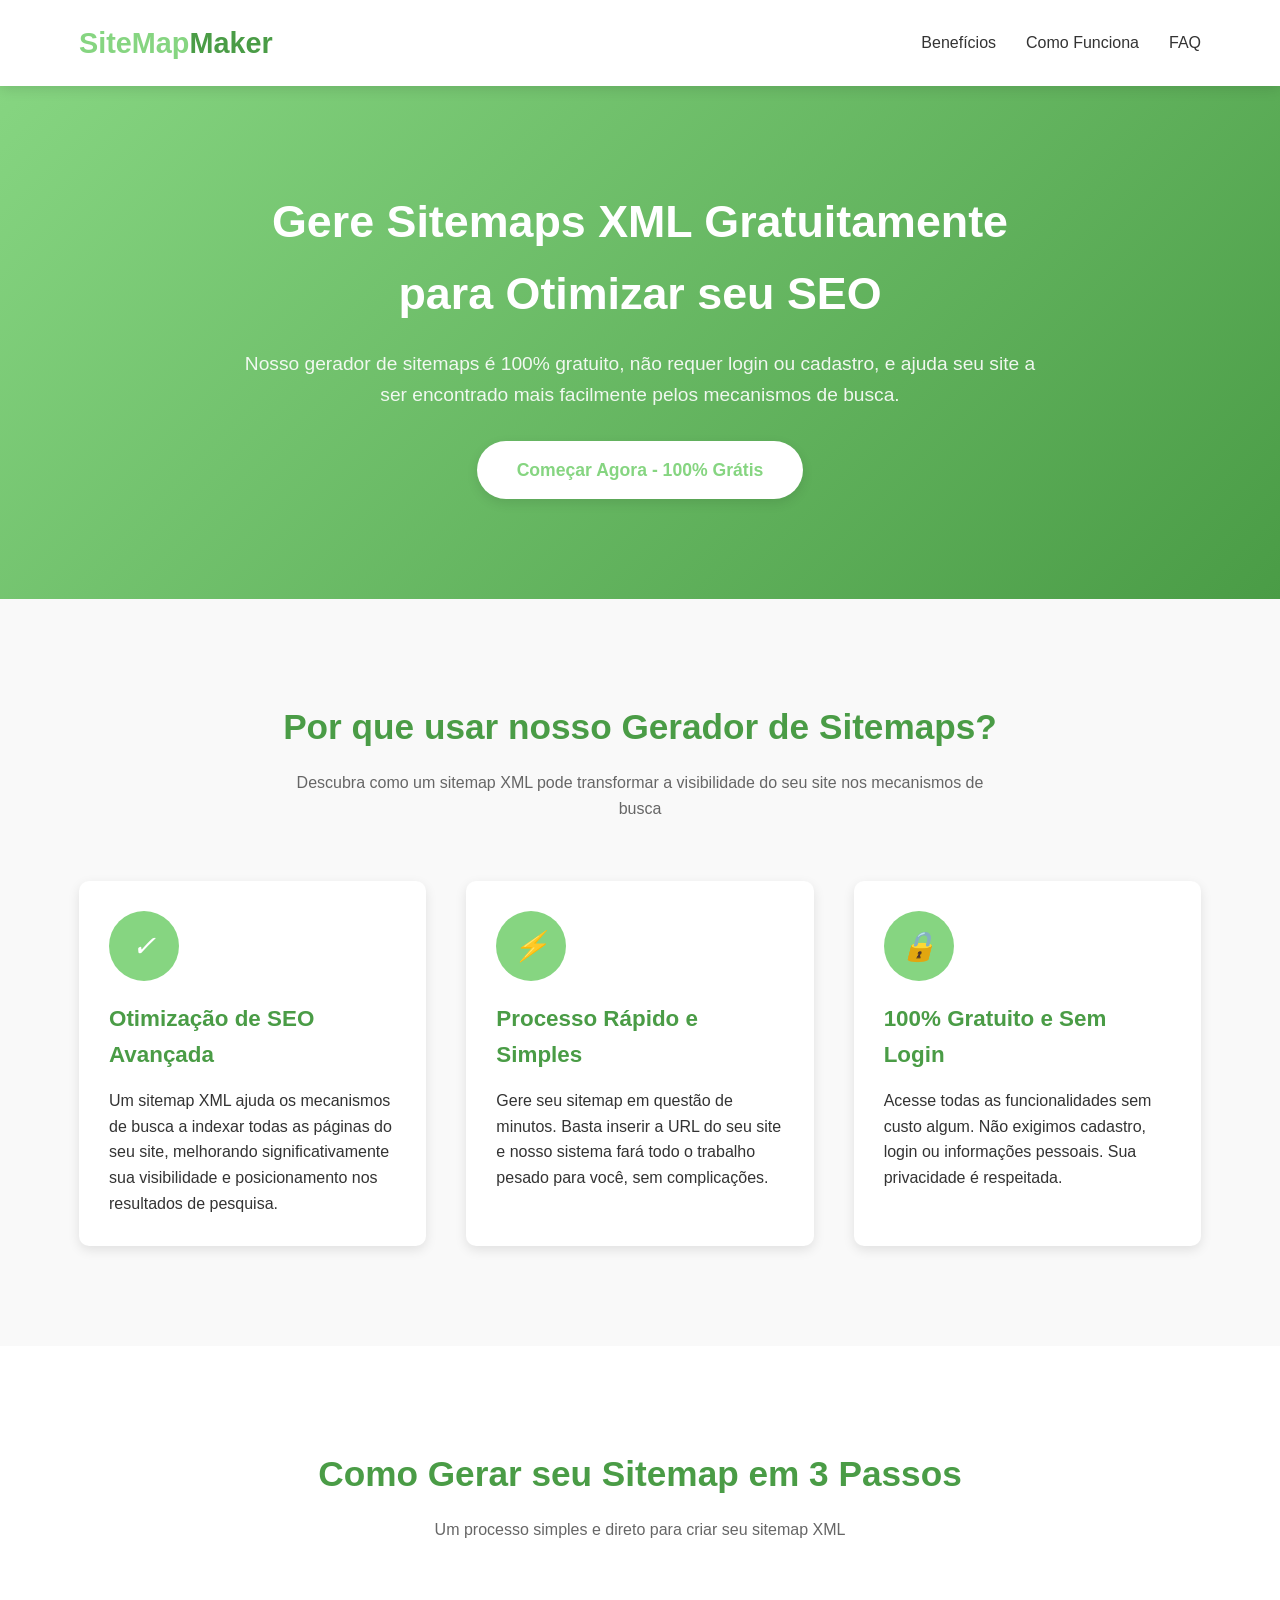
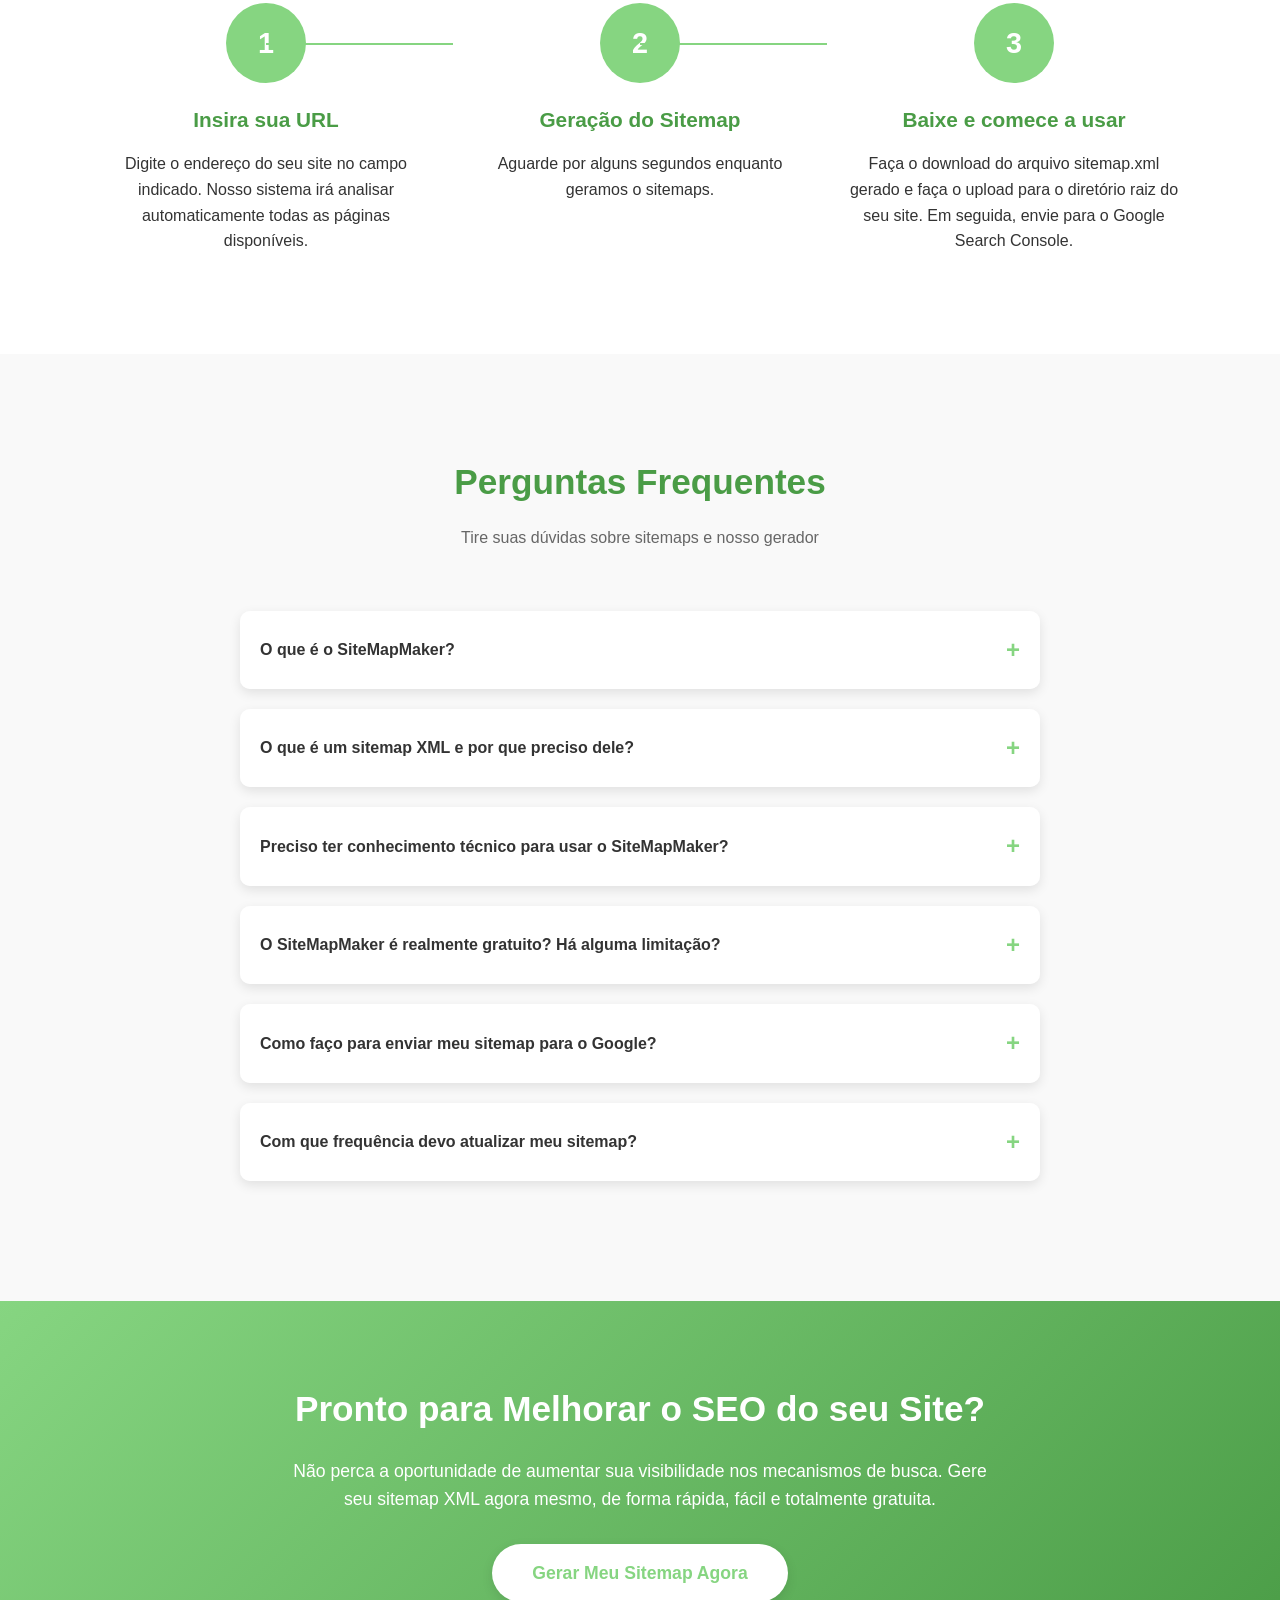
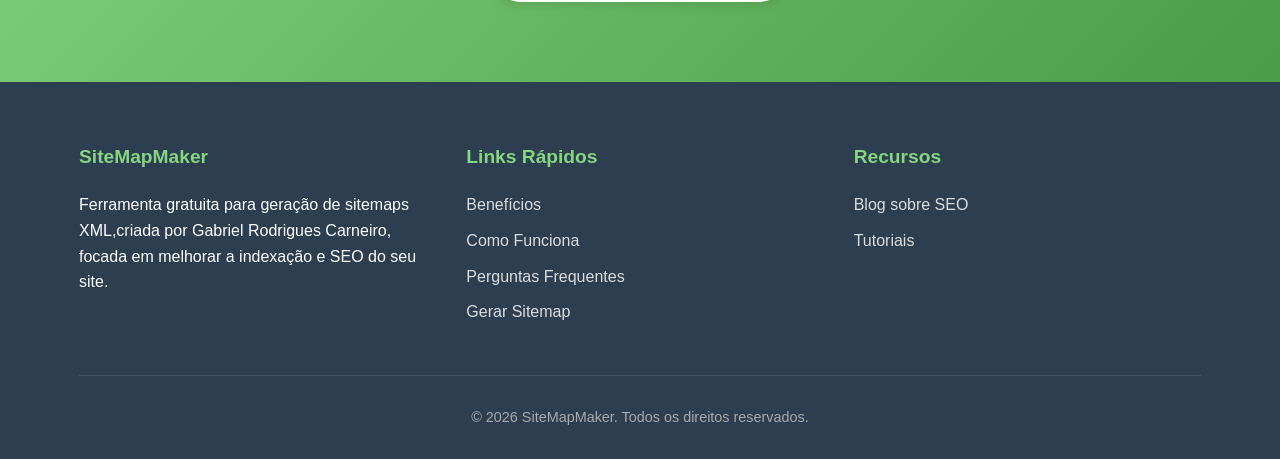
<file: index.html>
<!DOCTYPE html>
<html lang="pt-BR">
<head>
  <meta charset="UTF-8">
  <meta name="viewport" content="width=device-width, initial-scale=1.0">
  <meta name="description" content="SiteMapMaker - Gere sitemaps XML gratuitamente para otimizar seu SEO. Ferramenta 100% gratuita, sem necessidade de login ou cadastro.">
  <meta name="keywords" content="sitemap, gerador sitemap, SEO, otimização, XML, google, buscadores,SiteMapMaker">
  <meta name="google-site-verification" content="R8GKxbg6MvauFyVr1nk5K61I7ufeKQqNnSQGGpJGKAM" />
  <title>SiteMapMaker - Gerador de Sitemaps Gratuito para SEO</title>
  <link rel="stylesheet" href="css/index.css">

  <link rel="icon" href="imgs/logo.jpg" type="image/jpeg">

</head>
<body>
  <!-- Header -->
  <header>
    <div class="container">
      <div class="header-content">
        <div class="logo">
          <h1>SiteMap<span>Maker</span></h1>
        </div>
        <nav>
          <ul>
            <li><a href="#benefits">Benefícios</a></li>
            <li><a href="#how-it-works">Como Funciona</a></li>
            <li><a href="#faq">FAQ</a></li>
          </ul>
        </nav>
      </div>
    </div>
  </header>

  <!-- Hero Section -->
  <section class="hero">
    <div class="container">
      <div class="hero-content">
        <h2>Gere Sitemaps XML Gratuitamente para Otimizar seu SEO</h2>
        <p>
          Nosso gerador de sitemaps é 100% gratuito, não requer login ou cadastro, e ajuda seu site a ser encontrado mais facilmente pelos mecanismos de busca.
        </p>
        <a href="generate-sitemap.html" class="cta-button">Começar Agora - 100% Grátis</a>
      </div>
    </div>
  </section>

  <!-- Benefits Section -->
  <section class="benefits" id="benefits">
    <div class="container">
      <div class="section-title">
        <h2>Por que usar nosso Gerador de Sitemaps?</h2>
        <p>
          Descubra como um sitemap XML pode transformar a visibilidade do seu site nos mecanismos de busca
        </p>
      </div>
      <div class="benefits-grid">
        <div class="benefit-card">
          <div class="benefit-icon">
            <i>✓</i>
          </div>
          <h3>Otimização de SEO Avançada</h3>
          <p>
            Um sitemap XML ajuda os mecanismos de busca a indexar todas as páginas do seu site, melhorando significativamente sua visibilidade e posicionamento nos resultados de pesquisa.
          </p>
        </div>
        <div class="benefit-card">
          <div class="benefit-icon">
            <i>⚡</i>
          </div>
          <h3>Processo Rápido e Simples</h3>
          <p>
            Gere seu sitemap em questão de minutos. Basta inserir a URL do seu site e nosso sistema fará todo o trabalho pesado para você, sem complicações.
          </p>
        </div>
        <div class="benefit-card">
          <div class="benefit-icon">
            <i>🔒</i>
          </div>
          <h3>100% Gratuito e Sem Login</h3>
          <p>
            Acesse todas as funcionalidades sem custo algum. Não exigimos cadastro, login ou informações pessoais. Sua privacidade é respeitada.
          </p>
        </div>
      </div>
    </div>
  </section>


  <section class="how-it-works" id="how-it-works">
    <div class="container">
      <div class="section-title">
        <h2>Como Gerar seu Sitemap em 3 Passos</h2>
        <p>
          Um processo simples e direto para criar seu sitemap XML
        </p>
      </div>
      <div class="steps">
        <div class="step">
          <div class="step-number">
            1
          </div>
          <h3>Insira sua URL</h3>
          <p>
            Digite o endereço do seu site no campo indicado. Nosso sistema irá analisar automaticamente todas as páginas disponíveis.
          </p>
        </div>
        <div class="step">
          <div class="step-number">
            2
          </div>
          <h3>Geração do Sitemap</h3>
          <p>
            Aguarde por alguns segundos enquanto geramos o sitemaps.
          </p>
        </div>
        <div class="step">
          <div class="step-number">
            3
          </div>
          <h3>Baixe e comece a usar</h3>
          <p>
            Faça o download do arquivo sitemap.xml gerado e faça o upload para o diretório raiz do seu site. Em seguida, envie para o Google Search Console.
          </p>
        </div>
      </div>
    </div>
  </section>

  <!-- FAQ Section -->
  <section class="faq" id="faq">
    <div class="container">
      <div class="section-title">
        <h2>Perguntas Frequentes</h2>
        <p>
          Tire suas dúvidas sobre sitemaps e nosso gerador
        </p>
      </div>
      <div class="faq-container">

        <div class="faq-item">
          <div class="faq-question">
            O que é o SiteMapMaker?
          </div>
          <div class="faq-answer">
            <p>
              O SiteMapMaker é um gerador de sitemaps 100% gratuito, desenvolvido por Gabriel Rodrigues Carneiro.
            </p>
          </div>
        </div>

        <div class="faq-item">
          <div class="faq-question">
            O que é um sitemap XML e por que preciso dele?
          </div>
          <div class="faq-answer">
            <p>
              Um sitemap XML é um arquivo que lista todas as páginas importantes do seu site, ajudando os mecanismos de busca como Google, Bing e outros a descobrirem, rastrearem e indexarem seu conteúdo de forma mais eficiente. É especialmente útil para sites grandes, novos sites com poucos links externos, ou sites com conteúdo que não está adequadamente ligado através de links internos.
            </p>
          </div>
        </div>
        <div class="faq-item">
          <div class="faq-question">
            Preciso ter conhecimento técnico para usar o SiteMapMaker?
          </div>
          <div class="faq-answer">
            <p>
              Não! Nosso gerador foi desenvolvido para ser extremamente simples de usar, mesmo para quem não tem conhecimentos técnicos. Basta inserir a URL do seu site e seguir os passos intuitivos. O processo é totalmente guiado e não requer qualquer experiência prévia com sitemaps ou SEO.
            </p>
          </div>
        </div>
        <div class="faq-item">
          <div class="faq-question">
            O SiteMapMaker é realmente gratuito? Há alguma limitação?
          </div>
          <div class="faq-answer">
            <p>
              Sim, nosso serviço é 100% gratuito e não impomos limitações significativas para a maioria dos sites. Você pode gerar sitemaps para sites com até 500 páginas sem custo algum. Para sites maiores, oferecemos opções premium a preços acessíveis, mas a versão gratuita atende perfeitamente a maioria das necessidades.
            </p>
          </div>
        </div>
        <div class="faq-item">
          <div class="faq-question">
            Como faço para enviar meu sitemap para o Google?
          </div>
          <div class="faq-answer">
            <p>
              Após gerar e baixar seu sitemap.xml, faça o upload para o diretório raiz do seu site (normalmente a mesma pasta onde está seu arquivo index.html). Em seguida, acesse o Google Search Console, selecione sua propriedade, vá até "Sitemaps" na barra lateral, insira a URL do seu sitemap (ex: https://seusite.com/sitemap.xml) e clique em "Enviar".
            </p>
          </div>
        </div>
        <div class="faq-item">
          <div class="faq-question">
            Com que frequência devo atualizar meu sitemap?
          </div>
          <div class="faq-answer">
            <p>
              Recomendamos atualizar seu sitemap sempre que você adicionar novas páginas significativas ao seu site ou fazer mudanças estruturais importantes. Para sites com conteúdo frequentemente atualizado, uma revisão mensal é uma boa prática. Nosso gerador permite regenerar seu sitemap rapidamente sempre que necessário.
            </p>
          </div>
        </div>
      </div>
    </div>
  </section>

  <!-- CTA Section -->
  <section class="cta-section">
    <div class="container">
      <h2>Pronto para Melhorar o SEO do seu Site?</h2>
      <p>
        Não perca a oportunidade de aumentar sua visibilidade nos mecanismos de busca. Gere seu sitemap XML agora mesmo, de forma rápida, fácil e totalmente gratuita.
      </p>
      <a href="generate-sitemap.html" class="cta-button">Gerar Meu Sitemap Agora</a>
    </div>
  </section>

  <!-- Footer -->
  <footer>
    <div class="container">
      <div class="footer-content">
        <div class="footer-column">
          <h3>SiteMapMaker</h3>
          <p>
            Ferramenta gratuita para geração de sitemaps XML,criada por Gabriel Rodrigues Carneiro, focada em melhorar a indexação e SEO do seu site.
          </p>
        </div>
        <div class="footer-column">
          <h3>Links Rápidos</h3>
          <ul>
            <li><a href="#benefits">Benefícios</a></li>
            <li><a href="#how-it-works">Como Funciona</a></li>
            <li><a href="#faq">Perguntas Frequentes</a></li>
            <li><a href="generate-sitemap.html">Gerar Sitemap</a></li>
          </ul>
        </div>
        <div class="footer-column">
          <h3>Recursos</h3>
          <ul>
            <li><a href="#">Blog sobre SEO</a></li>
            <li><a href="tutorial.html">Tutoriais</a></li>

          </ul>
        </div>
      </div>
      <div class="copyright">
        <p>
          &copy; 2026 SiteMapMaker. Todos os direitos reservados.
        </p>
      </div>
    </div>
  </footer>

  <script>
    // FAQ Accordion
    document.querySelectorAll('.faq-question').forEach(question => {
      question.addEventListener('click', () => {
        const item = question.parentNode;
        item.classList.toggle('active');
      });
    });

    // Smooth scrolling for anchor links
    document.querySelectorAll('a[href^="#"]').forEach(anchor => {
      anchor.addEventListener('click', function (e) {
        e.preventDefault();
        const target = document.querySelector(this.getAttribute('href'));
        if (target) {
          target.scrollIntoView({
            behavior: 'smooth',
            block: 'start'
          });
        }
      });
    });
  </script>
</body>
</html>
</file>
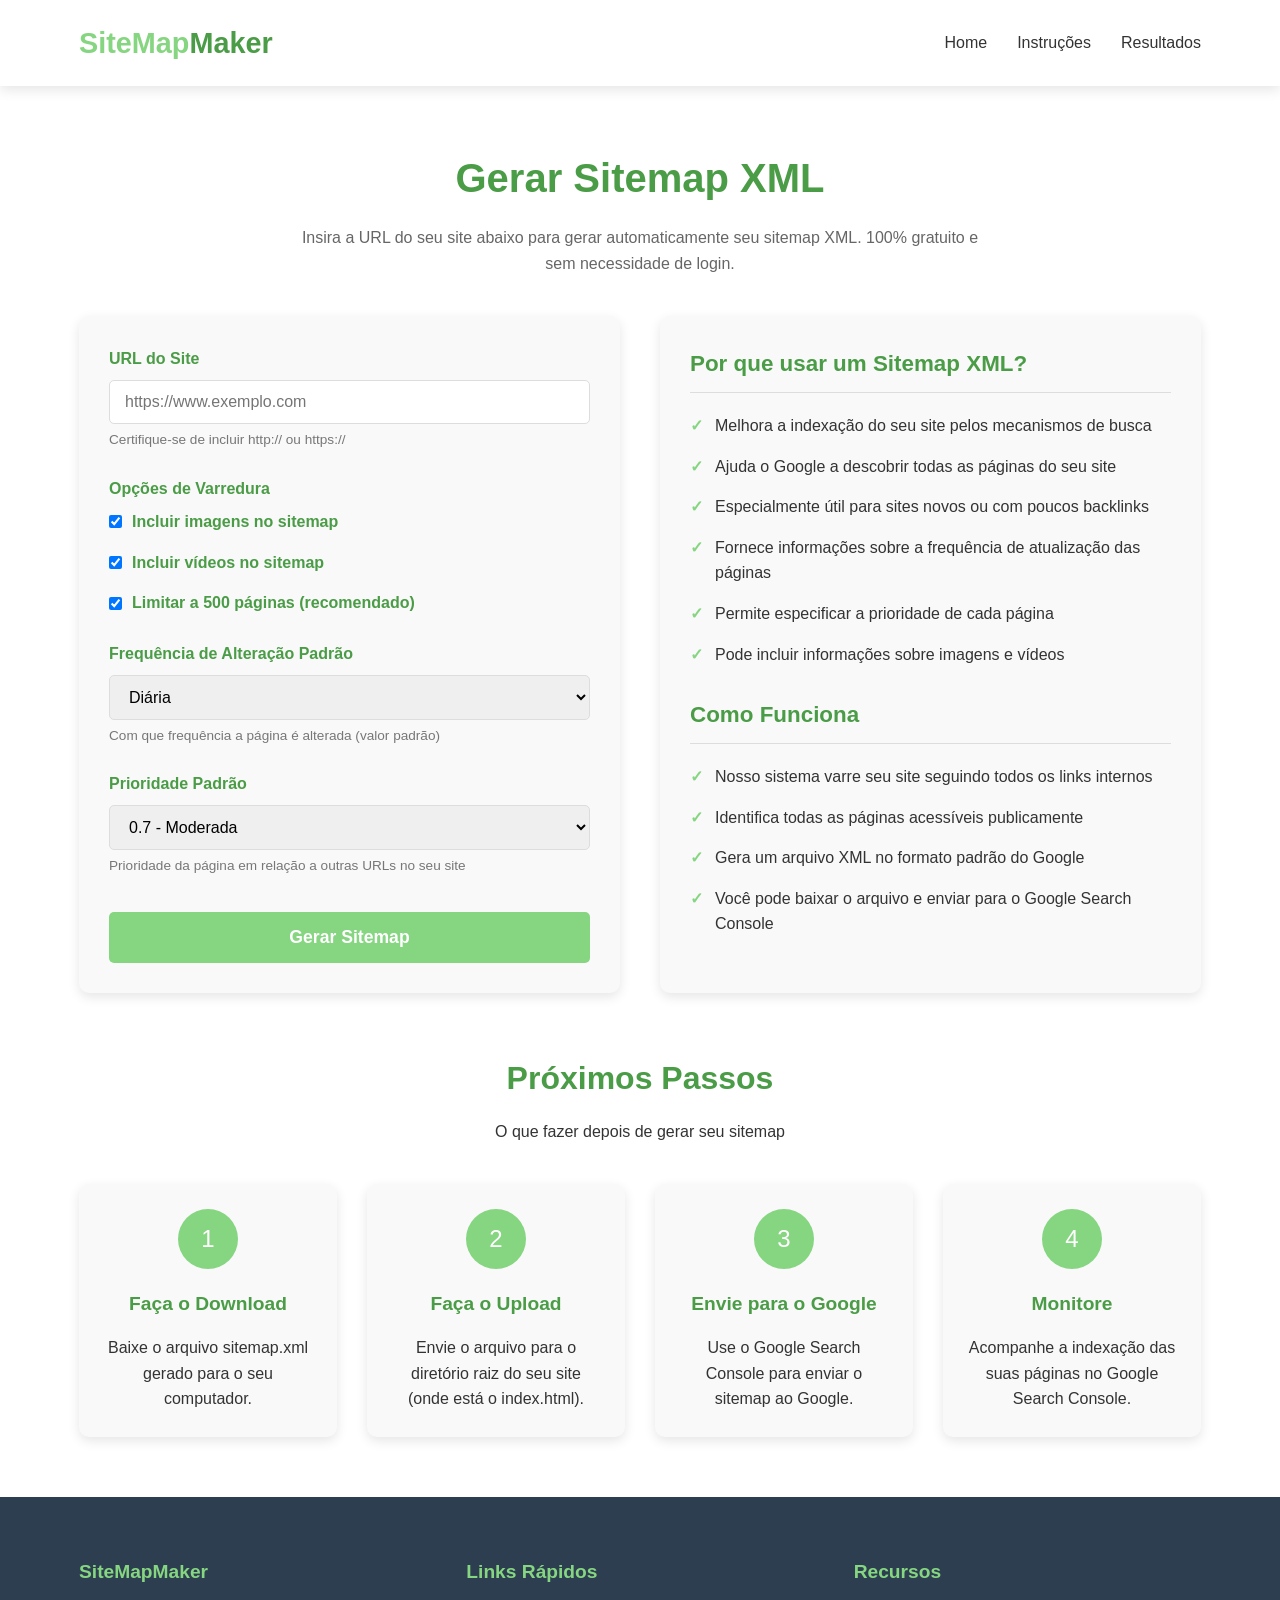
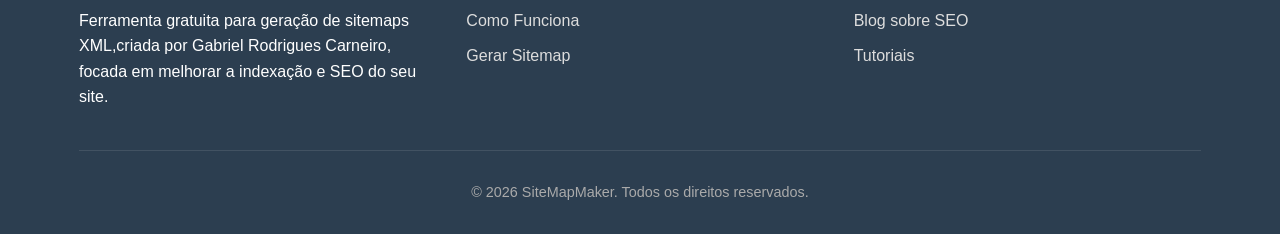
<file: generate-sitemap.html>
<!DOCTYPE html>
<html lang="pt-BR">
<head>
  <meta charset="UTF-8">
  <meta name="viewport" content="width=device-width, initial-scale=1.0">
  <meta name="description" content="SiteMapMaker - Gere seu sitemap XML gratuitamente. Ferramenta 100% gratuita para otimização SEO.">
  <meta name="keywords" content="gerar sitemap, sitemap xml, SEO, google search console, indexação,SiteMapMaker">
  <title>Gerar Sitemap - SiteMapMaker</title>
  <link rel="stylesheet" href="css/generate.css">

  <link rel="icon" href="imgs/logo.jpg" type="image/jpeg">

</head>
<body>
  <!-- Header -->
  <header>
    <div class="container">
      <div class="header-content">
        <div class="logo">
          <h1>SiteMap<span>Maker</span></h1>
        </div>
        <nav>
          <ul>
            <li><a href="index.html">Home</a></li>
            <li><a href="#next-steps">Instruções</a></li>
            <li><a href="#results">Resultados</a></li>
          </ul>
        </nav>
      </div>
    </div>
  </header>

  <!-- Main Content -->
  <section class="main-content">
    <div class="container">
      <div class="page-title">
        <h1>Gerar Sitemap XML</h1>
        <p>
          Insira a URL do seu site abaixo para gerar automaticamente seu sitemap XML. 100% gratuito e sem necessidade de login.
        </p>
      </div>

      <!-- Alert Messages -->
      <div class="alert alert-error" id="errorAlert">
        Por favor, insira uma URL válida começando com http:// ou https://
      </div>


      <div class="generator-container">
        <div class="generator-form">
          <form id="sitemapForm">
            <div class="form-group">
              <label for="websiteUrl">URL do Site</label>
              <input type="text" id="websiteUrl" class="form-control" placeholder="https://www.exemplo.com" required>
              <div class="form-help">
                Certifique-se de incluir http:// ou https://
              </div>
            </div>

            <div class="form-group">
              <label>Opções de Varredura</label>
              <div class="checkbox-group">
                <input type="checkbox" id="includeImages" checked>
                <label for="includeImages">Incluir imagens no sitemap</label>
              </div>
              <div class="checkbox-group">
                <input type="checkbox" id="includeVideos" checked>
                <label for="includeVideos">Incluir vídeos no sitemap</label>
              </div>
              <div class="checkbox-group">
                <input type="checkbox" id="limitPages" checked>
                <label for="limitPages">Limitar a 500 páginas (recomendado)</label>
              </div>
            </div>

            <div class="form-group">
              <label for="changeFreq">Frequência de Alteração Padrão</label>
              <select id="changeFreq" class="form-control">
                <option value="always">Sempre</option>
                <option value="hourly">Horária</option>
                <option value="daily" selected>Diária</option>
                <option value="weekly">Semanal</option>
                <option value="monthly">Mensal</option>
                <option value="yearly">Anual</option>
                <option value="never">Nunca</option>
              </select>
              <div class="form-help">
                Com que frequência a página é alterada (valor padrão)
              </div>
            </div>

            <div class="form-group">
              <label for="priority">Prioridade Padrão</label>
              <select id="priority" class="form-control">
                <option value="1.0">1.0 - Máxima</option>
                <option value="0.9">0.9 - Muito Alta</option>
                <option value="0.8">0.8 - Alta</option>
                <option value="0.7" selected>0.7 - Moderada</option>
                <option value="0.6">0.6 - Baixa</option>
                <option value="0.5">0.5 - Muito Baixa</option>
                <option value="0.4">0.4 - Mínima</option>
                <option value="0.3">0.3</option>
                <option value="0.2">0.2</option>
                <option value="0.1">0.1</option>
                <option value="0.0">0.0</option>
              </select>
              <div class="form-help">
                Prioridade da página em relação a outras URLs no seu site
              </div>
            </div>

            <button type="submit" class="generate-button" id="generateButton">
              Gerar Sitemap
            </button>
          </form>

          <div class="loading" id="loadingIndicator">
            <div class="loading-spinner"></div>
            <p>
              Analisando seu site e gerando sitemap...
            </p>
          </div>
        </div>

        <div class="alert alert-success" id="successAlert">
          Sitemap gerado com sucesso! Confira o resultado abaixo da seção "Por que usar um Sitemap XML?".
        </div>



        <div class="generator-info">
          <h3 class="info-title">Por que usar um Sitemap XML?</h3>
          <ul class="info-list">
            <li>Melhora a indexação do seu site pelos mecanismos de busca</li>
            <li>Ajuda o Google a descobrir todas as páginas do seu site</li>
            <li>Especialmente útil para sites novos ou com poucos backlinks</li>
            <li>Fornece informações sobre a frequência de atualização das páginas</li>
            <li>Permite especificar a prioridade de cada página</li>
            <li>Pode incluir informações sobre imagens e vídeos</li>
          </ul>

          <h3 class="info-title" style="margin-top: 30px;">Como Funciona</h3>
          <ul class="info-list">
            <li>Nosso sistema varre seu site seguindo todos os links internos</li>
            <li>Identifica todas as páginas acessíveis publicamente</li>
            <li>Gera um arquivo XML no formato padrão do Google</li>
            <li>Você pode baixar o arquivo e enviar para o Google Search Console</li>
          </ul>
        </div>
      </div>

      <div class="results-container" id="resultsContainer">
        <div class="results-header">
          <h3 class="results-title">Seu Sitemap XML</h3>
          <div class="results-actions">
            <button class="action-button secondary" id="copyButton">Copiar XML</button>
            <button class="action-button" id="downloadButton">Baixar Sitemap</button>
          </div>
        </div>
        <div class="results-content" id="resultsContent">

        </div>
      </div>

      <div class="next-steps" id="next-steps">
        <div class="steps-title">
          <h2>Próximos Passos</h2>
          <p>
            O que fazer depois de gerar seu sitemap
          </p>
        </div>
        <div class="steps-grid">
          <div class="step-card">
            <div class="step-icon">
              1
            </div>
            <h3>Faça o Download</h3>
            <p>
              Baixe o arquivo sitemap.xml gerado para o seu computador.
            </p>
          </div>
          <div class="step-card">
            <div class="step-icon">
              2
            </div>
            <h3>Faça o Upload</h3>
            <p>
              Envie o arquivo para o diretório raiz do seu site (onde está o index.html).
            </p>
          </div>
          <div class="step-card">
            <div class="step-icon">
              3
            </div>
            <h3>Envie para o Google</h3>
            <p>
              Use o Google Search Console para enviar o sitemap ao Google.
            </p>
          </div>
          <div class="step-card">
            <div class="step-icon">
              4
            </div>
            <h3>Monitore</h3>
            <p>
              Acompanhe a indexação das suas páginas no Google Search Console.
            </p>
          </div>
        </div>
      </div>
    </div>
  </section>

  <!-- Footer -->
  <footer>
    <div class="container">
      <div class="footer-content">
        <div class="footer-column">
          <h3>SiteMapMaker</h3>
          <p>
            Ferramenta gratuita para geração de sitemaps XML,criada por Gabriel Rodrigues Carneiro, focada em melhorar a indexação e SEO do seu site.
          </p>
        </div>
        <div class="footer-column">
          <h3>Links Rápidos</h3>
          <ul>
            <li><a href="tutorial.html">Como Funciona</a></li>
            <li><a href="generate-sitemap.html">Gerar Sitemap</a></li>
          </ul>
        </div>
        <div class="footer-column">
          <h3>Recursos</h3>
          <ul>
            <li><a href="#">Blog sobre SEO</a></li>
            <li><a href="tutorial.html">Tutoriais</a></li>

          </ul>
        </div>
      </div>
      <div class="copyright">
        <p>
          &copy; 2026 SiteMapMaker. Todos os direitos reservados.
        </p>
      </div>
    </div>
  </footer>
  <script src="js/generate.js"></script>
</body>
</html>
</file>
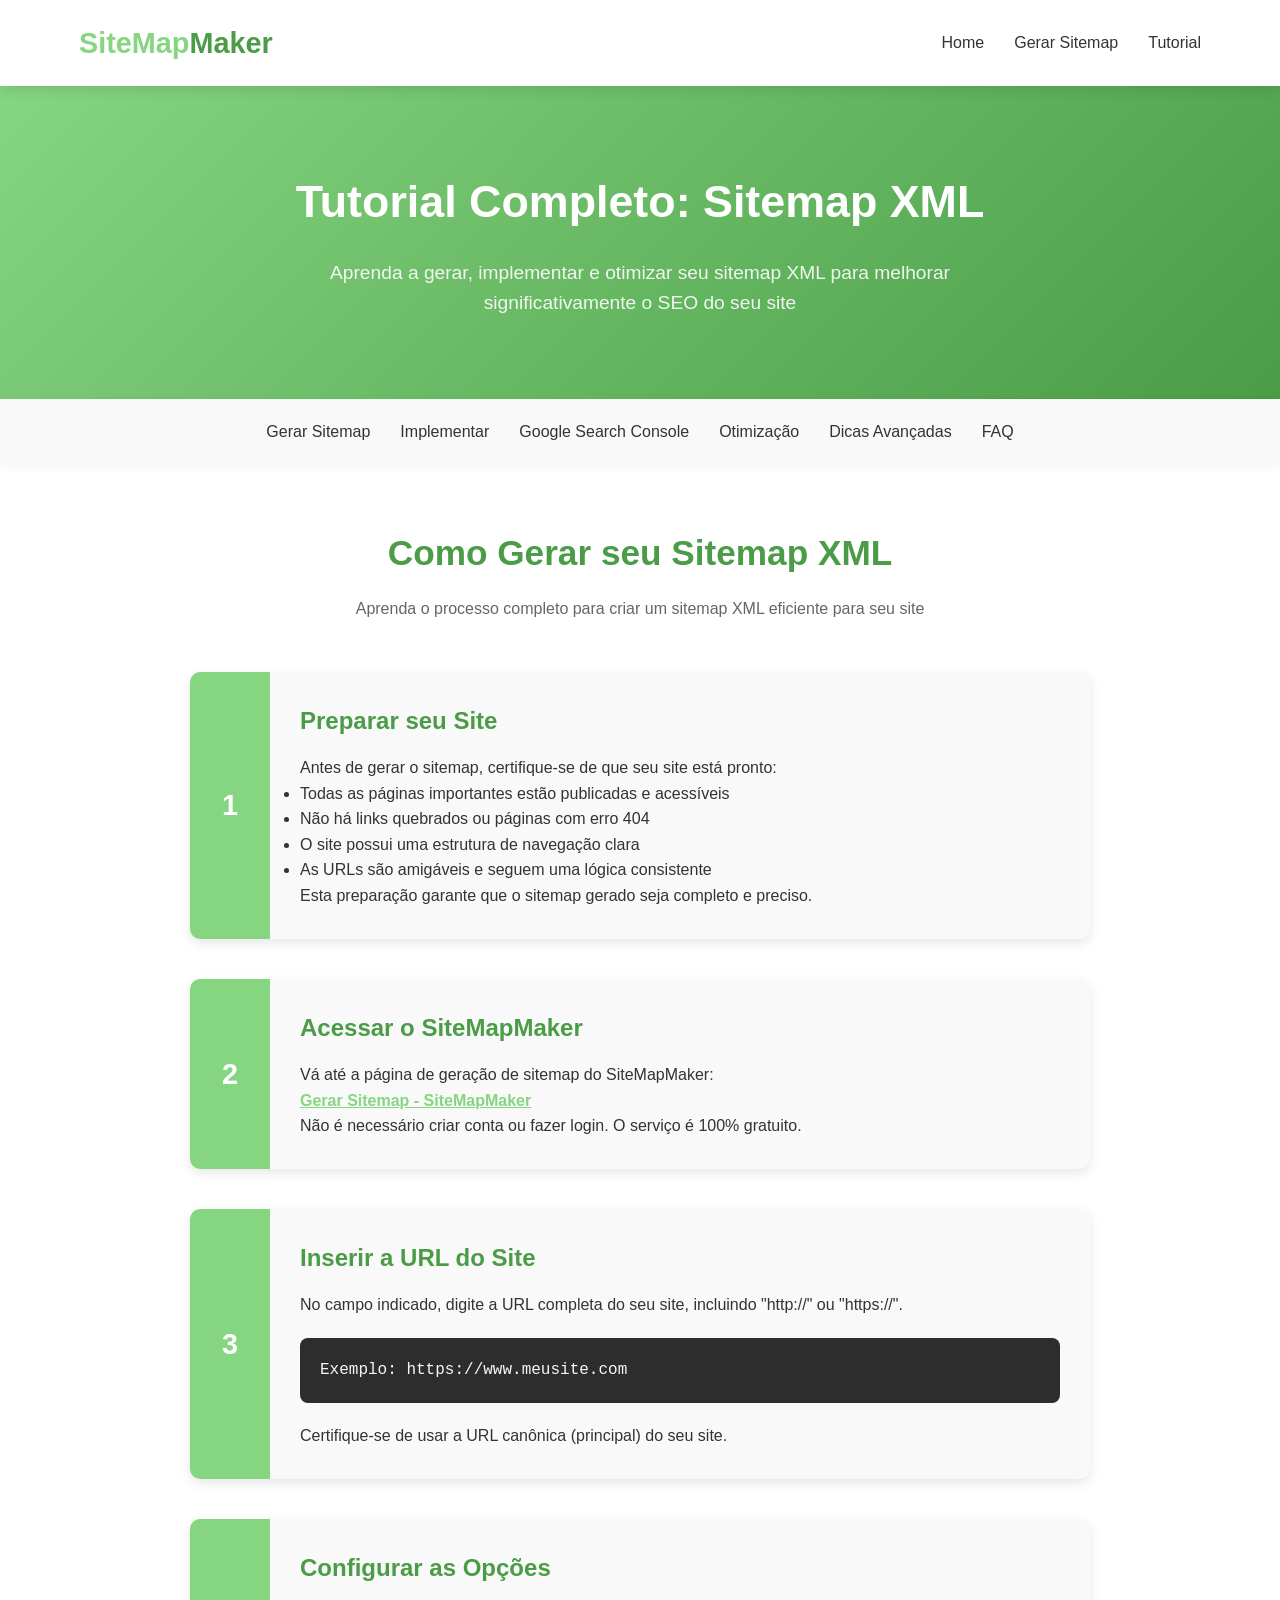
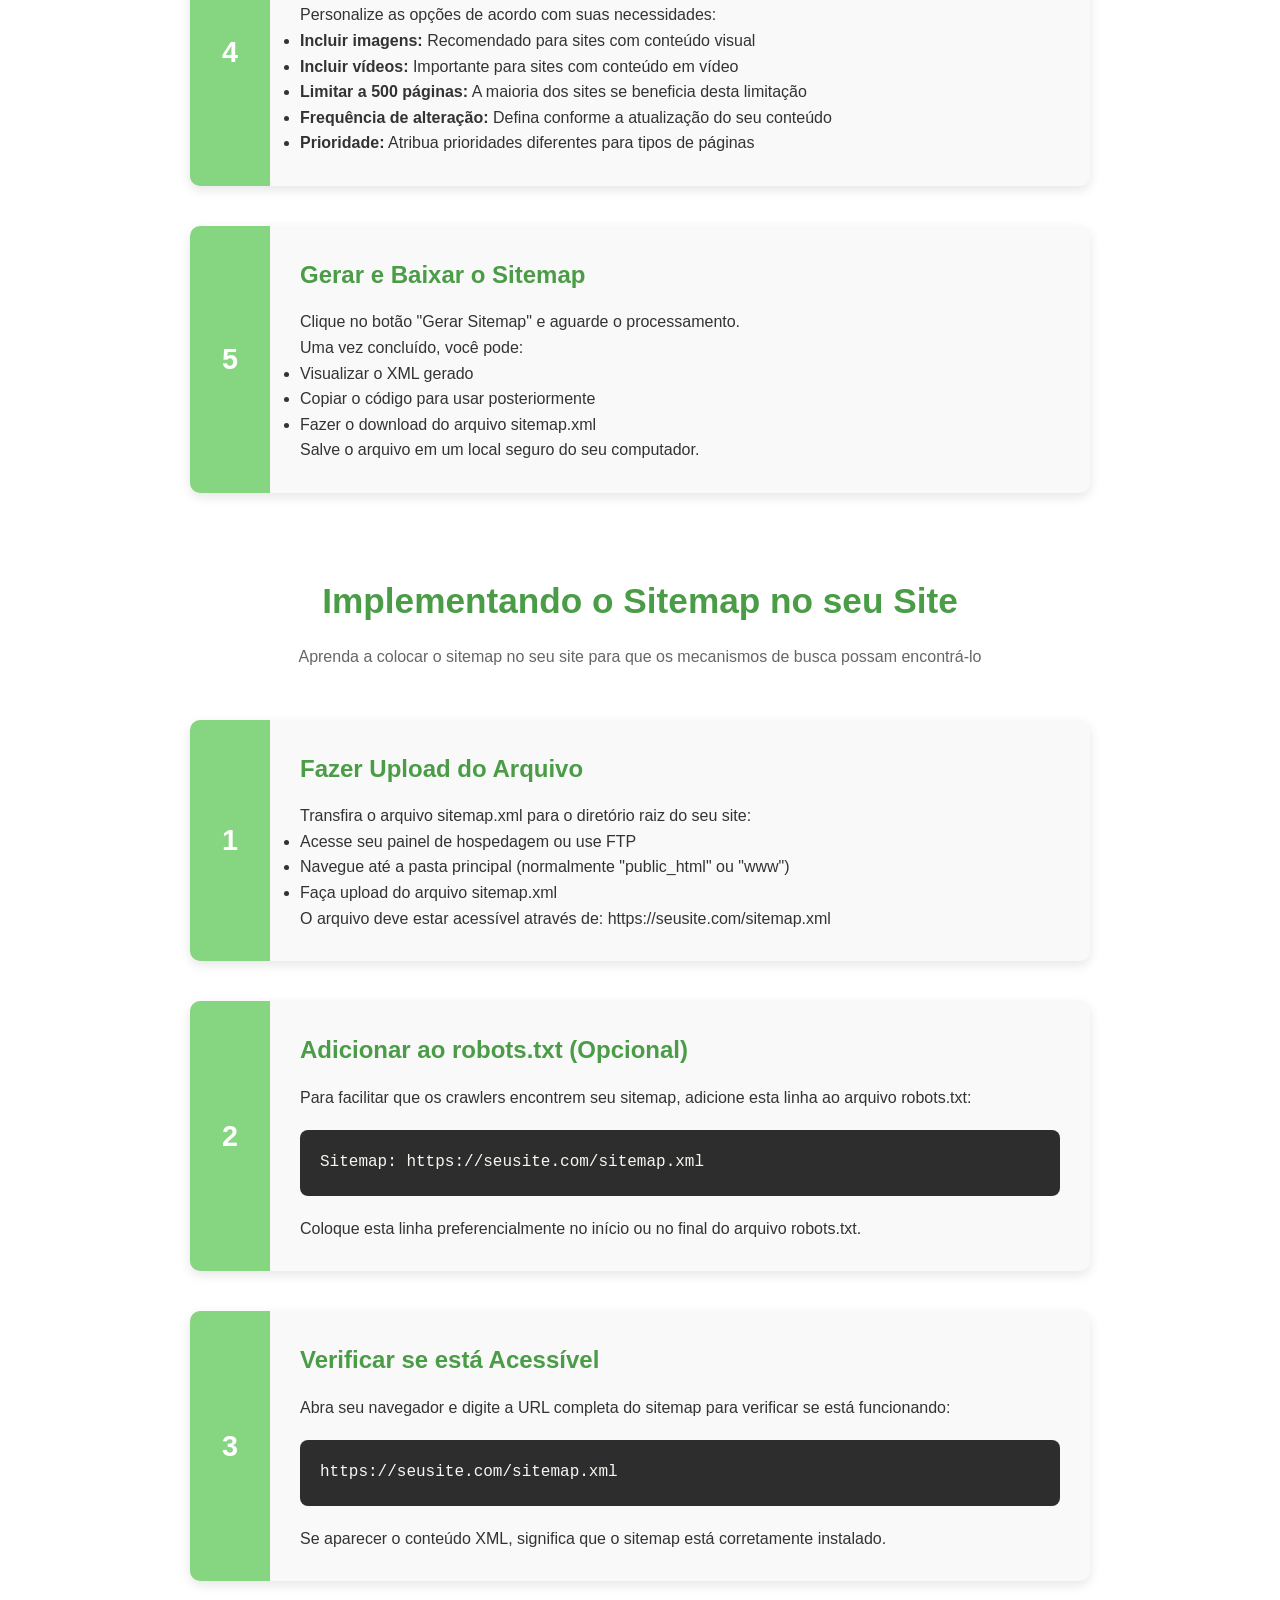
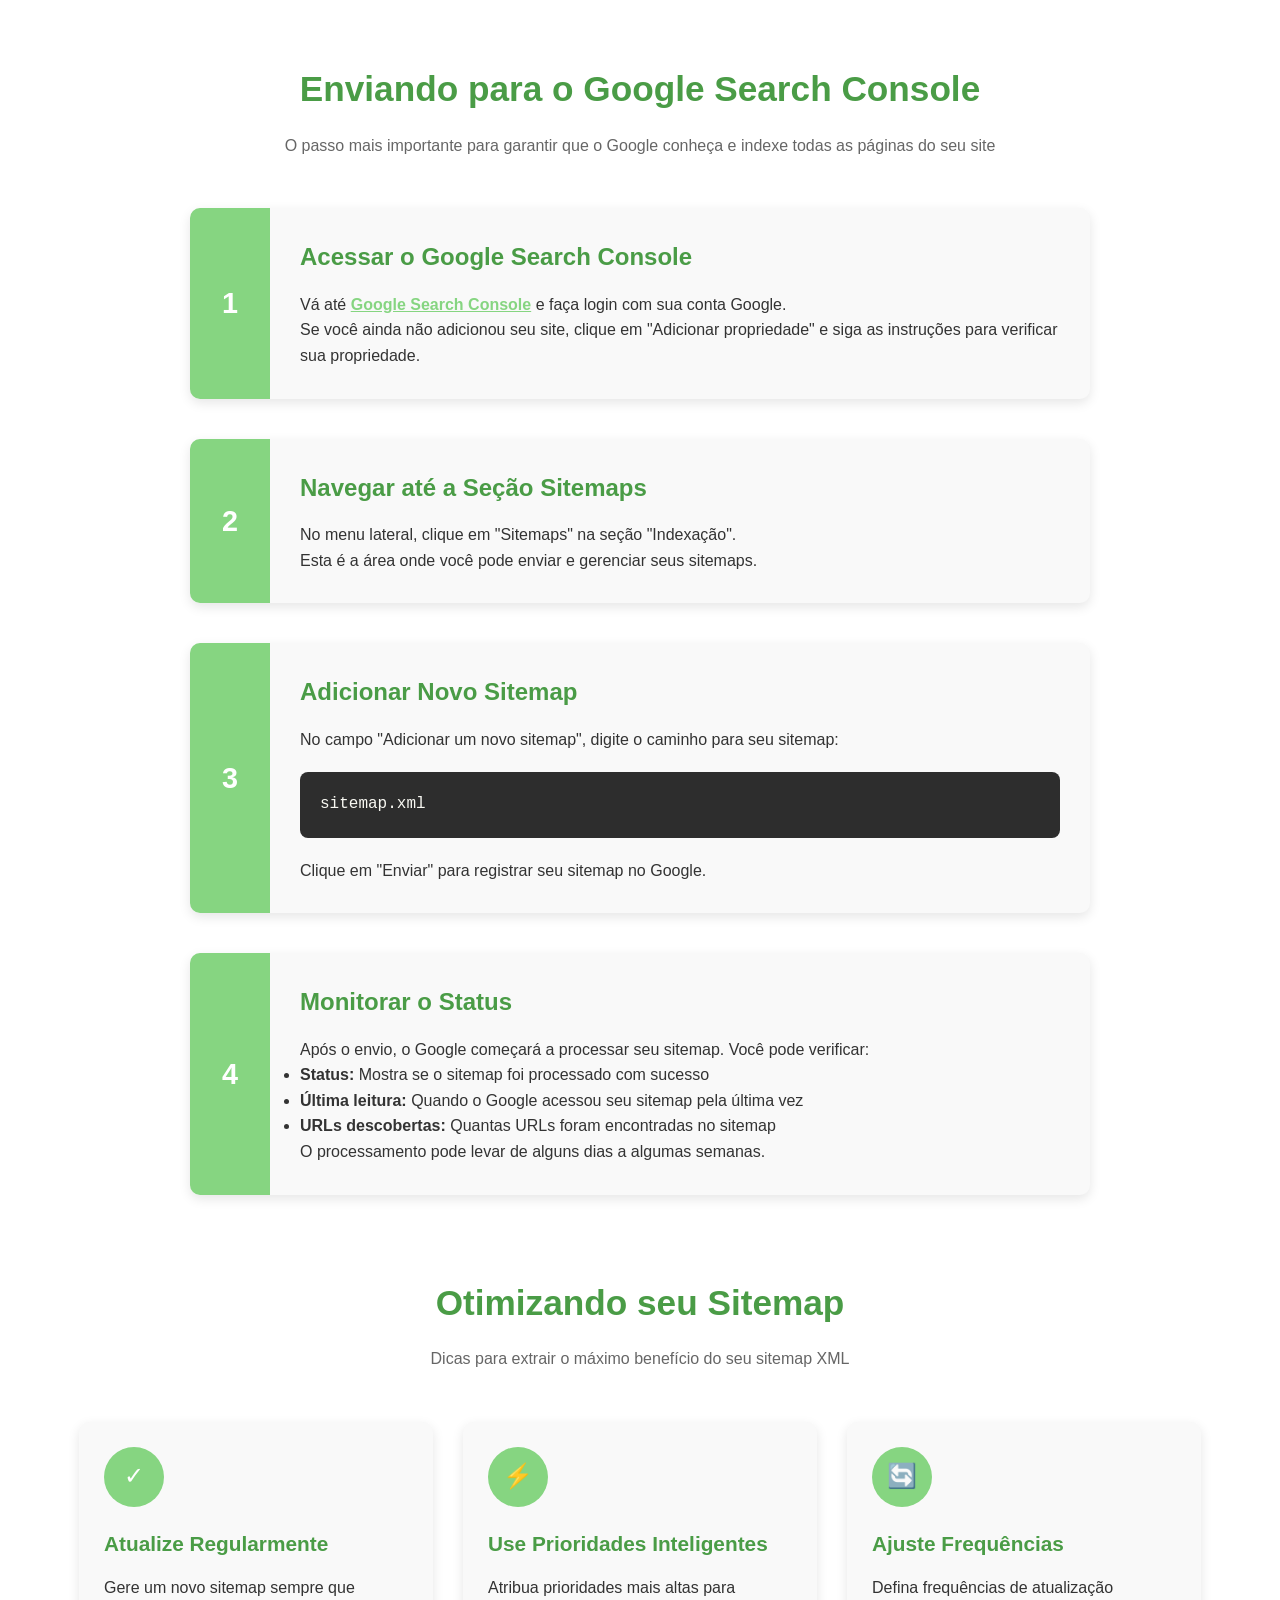
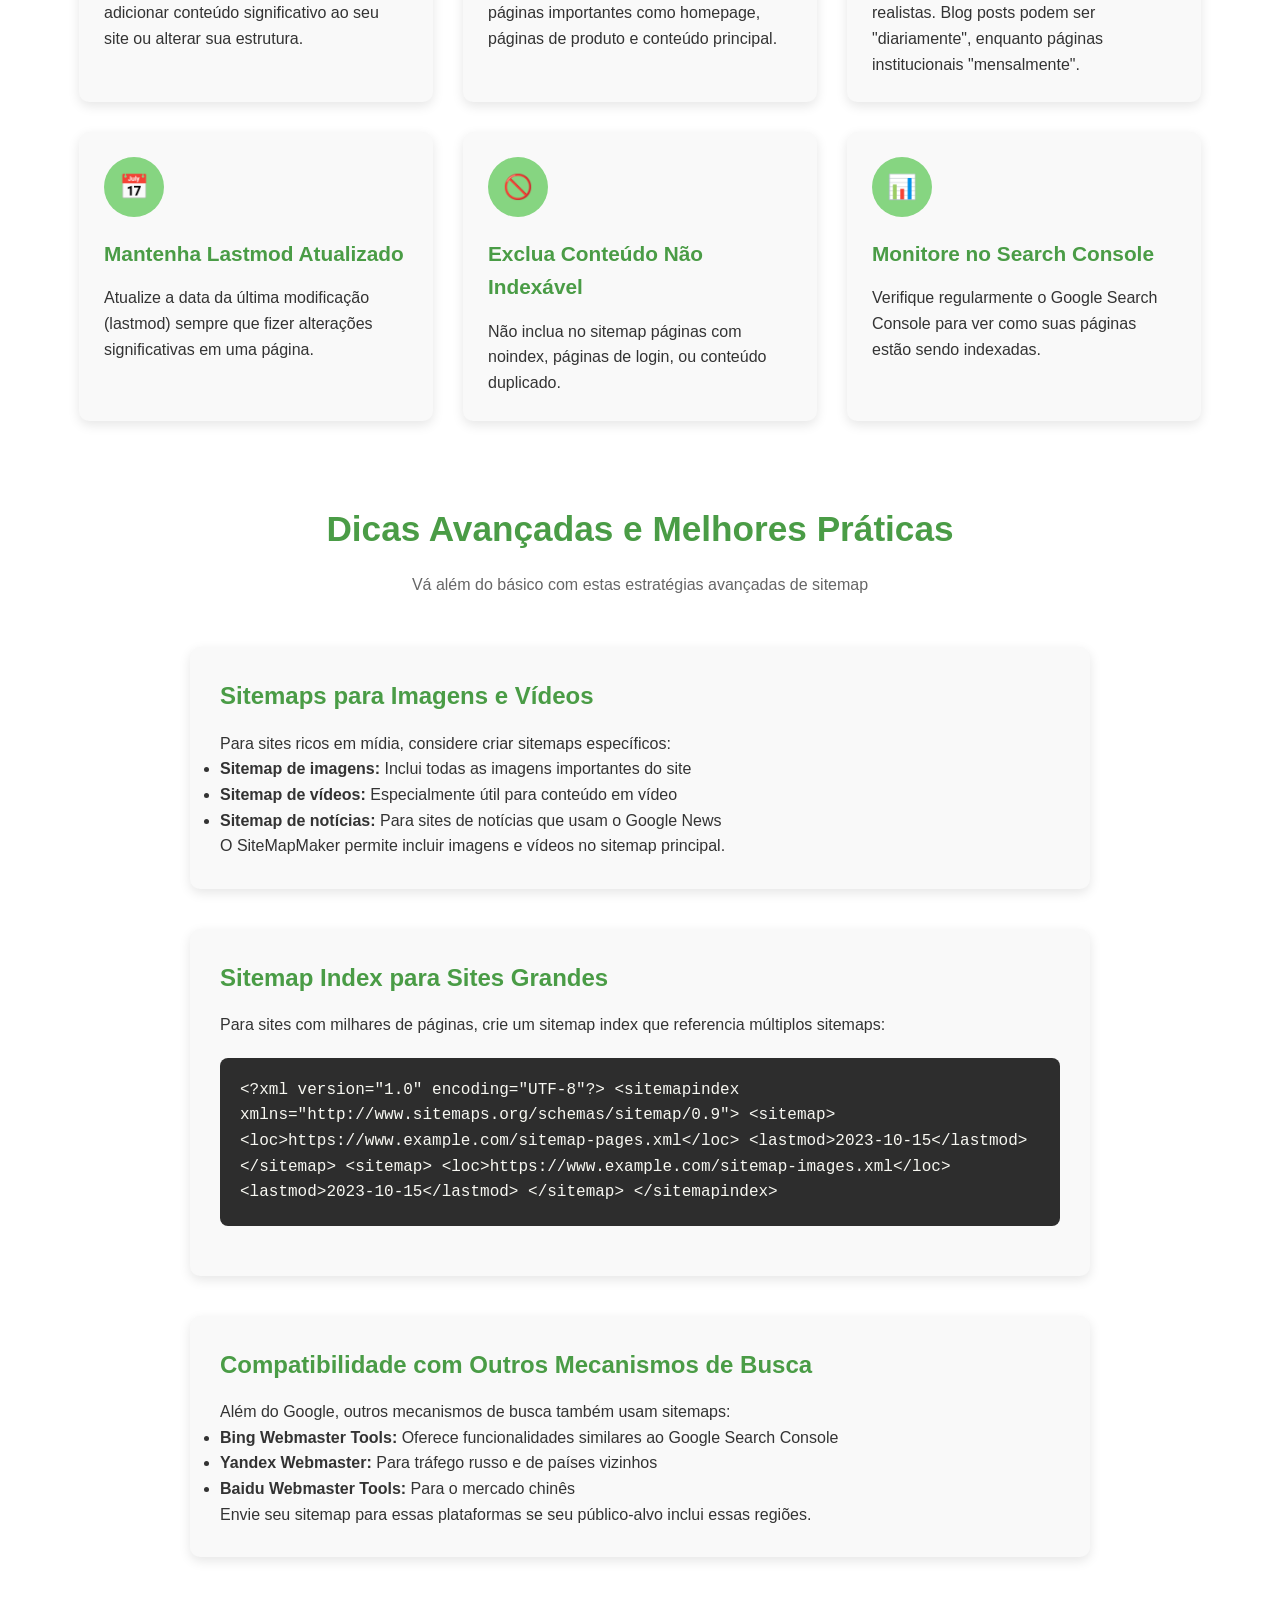
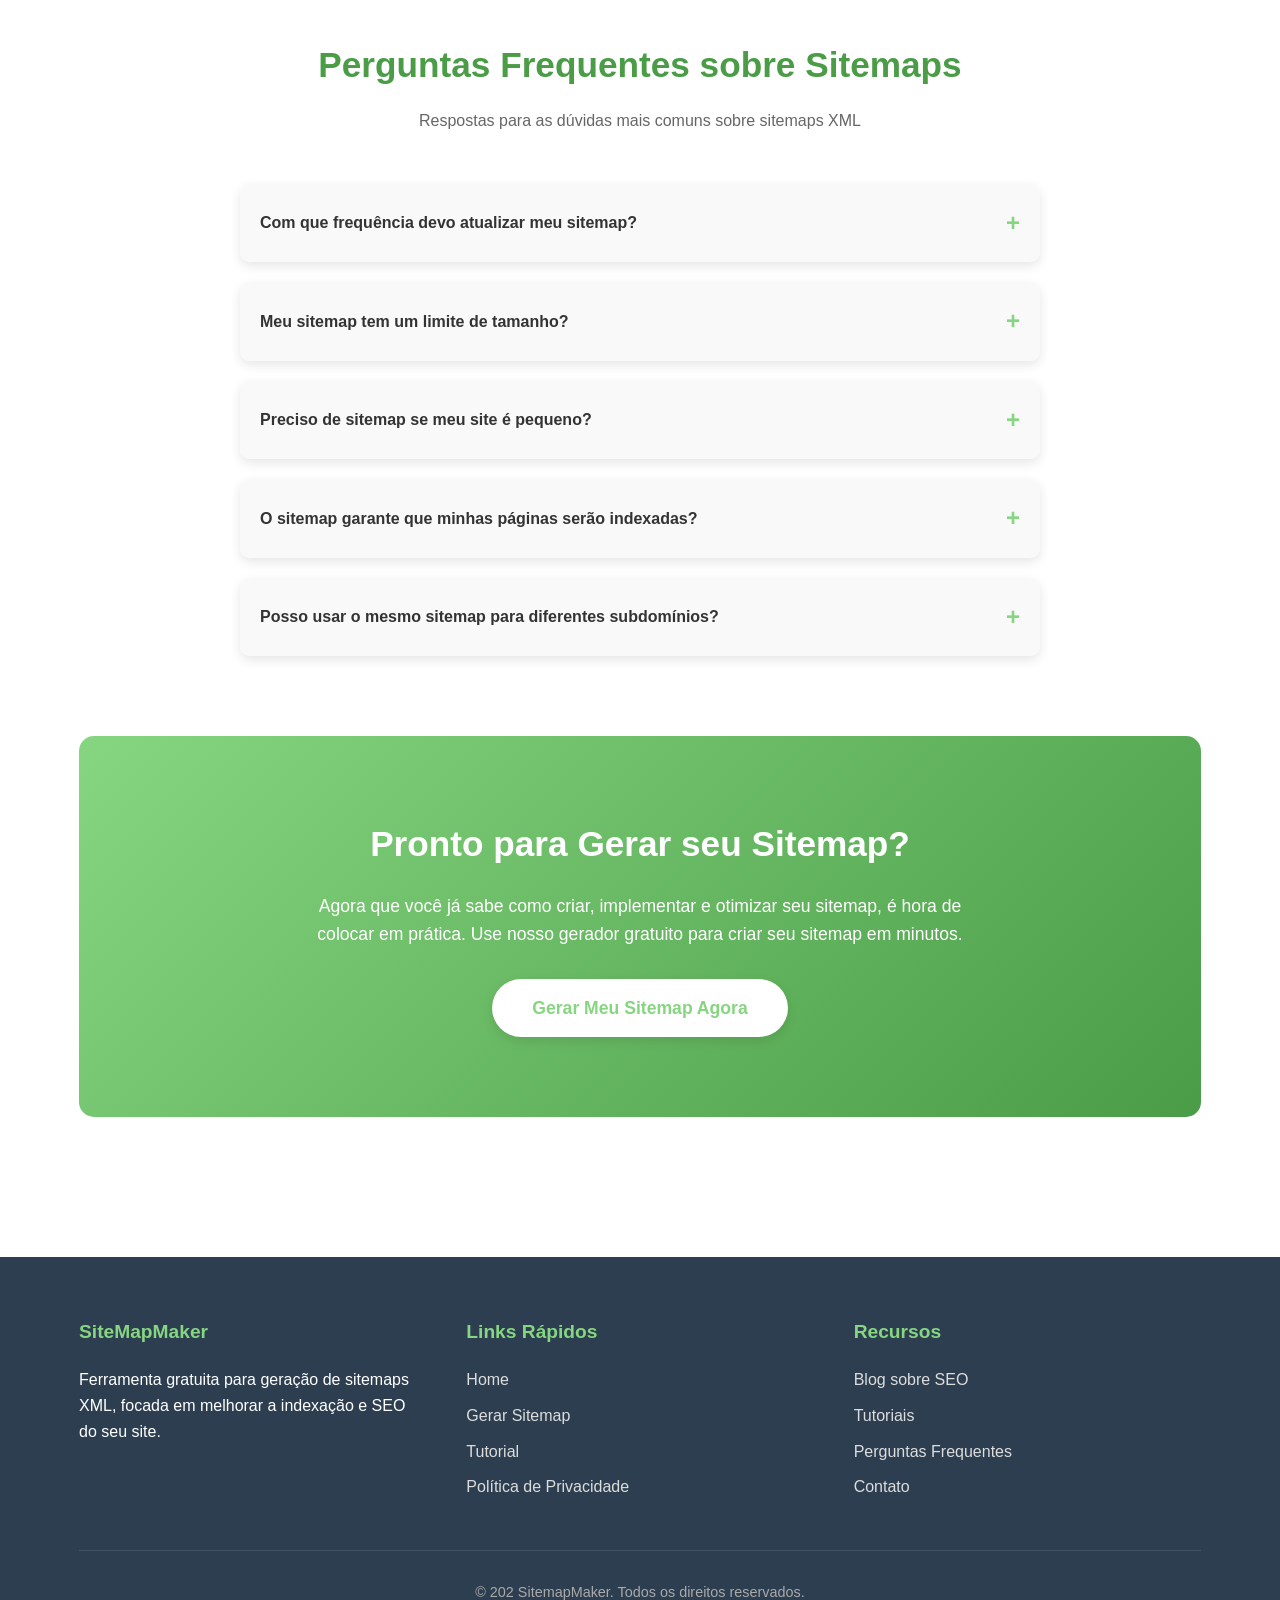
<file: tutorial.html>
<!DOCTYPE html>
<html lang="pt-BR">
<head>
  <meta charset="UTF-8">
  <meta name="viewport" content="width=device-width, initial-scale=1.0">
  <meta name="description" content="Tutorial completo - Aprenda a gerar, implementar e otimizar seu sitemap XML para melhorar o SEO do seu site.">
  <meta name="keywords" content="tutorial sitemap, como fazer sitemap, SEO, google search console, indexação, como usar SitemapMaker">
  <title>Tutorial Completo - SiteMapMaker</title>
  <link rel="icon" href="imgs/logo.jpg" type="image/jpeg">
  <style>
:root {
    --primary-color: #86D581;
    --primary-dark: #6BBF67;
    --secondary-color: #F5F5F5;
    --text-color: #333333;
    --light-text: #FFFFFF;
    --background-color: #FFFFFF;
    --section-bg: #F9F9F9;
    --accent-color: #4A9C46;
    --shadow: 0 4px 12px rgba(0, 0, 0, 0.1);
    --transition: all 0.3s ease;
  }

    * {
      margin: 0;
      padding: 0;
      box-sizing: border-box;
      font-family: 'Segoe UI', Tahoma, Geneva, Verdana, sans-serif;
    }

    body {
      background-color: var(--background-color);
      color: var(--text-color);
      line-height: 1.6;
    }

    .container {
      width: 90%;
      max-width: 1200px;
      margin: 0 auto;
      padding: 0 15px;
    }

    /* Header */
    header {
      background-color: var(--background-color);
      box-shadow: var(--shadow);
      position: sticky;
      top: 0;
      z-index: 100;
    }

    .header-content {
      display: flex;
      justify-content: space-between;
      align-items: center;
      padding: 20px 0;
    }

    .logo {
      display: flex;
      align-items: center;
    }

    .logo h1 {
      color: var(--primary-color);
      font-size: 1.8rem;
      font-weight: 700;
    }

    .logo span {
      color: var(--accent-color);
    }

    nav ul {
      display: flex;
      list-style: none;
    }

    nav ul li {
      margin-left: 30px;
    }

    nav ul li a {
      text-decoration: none;
      color: var(--text-color);
      font-weight: 500;
      transition: var(--transition);
    }

    nav ul li a:hover {
      color: var(--primary-color);
    }

    /* Hero Section */
    .tutorial-hero {
      background: linear-gradient(135deg, var(--primary-color) 0%, var(--accent-color) 100%);
      color: var(--light-text);
      padding: 80px 0;
      text-align: center;
    }

    .tutorial-hero h1 {
      font-size: 2.8rem;
      margin-bottom: 20px;
      font-weight: 700;
    }

    .tutorial-hero p {
      font-size: 1.2rem;
      max-width: 700px;
      margin: 0 auto;
      opacity: 0.9;
    }

    /* Tutorial Navigation */
    .tutorial-nav {
      background-color: var(--section-bg);
      padding: 20px 0;
      position: sticky;
      top: 80px;
      z-index: 90;
      box-shadow: 0 2px 10px rgba(0, 0, 0, 0.05);
    }

    .tutorial-nav ul {
      display: flex;
      justify-content: center;
      list-style: none;
      flex-wrap: wrap;
    }

    .tutorial-nav li {
      margin: 0 15px;
    }

    .tutorial-nav a {
      text-decoration: none;
      color: var(--text-color);
      font-weight: 500;
      padding: 8px 0;
      position: relative;
      transition: var(--transition);
    }

    .tutorial-nav a:hover {
      color: var(--primary-color);
    }

    .tutorial-nav a.active {
      color: var(--primary-color);
      font-weight: 600;
    }

    .tutorial-nav a.active::after {
      content: '';
      position: absolute;
      bottom: 0;
      left: 0;
      width: 100%;
      height: 2px;
      background-color: var(--primary-color);
    }

    /* Tutorial Content */
    .tutorial-content {
      padding: 60px 0;
    }

    .tutorial-section {
      margin-bottom: 80px;
      scroll-margin-top: 140px;
    }

    .section-header {
      text-align: center;
      margin-bottom: 50px;
    }

    .section-header h2 {
      font-size: 2.2rem;
      color: var(--accent-color);
      margin-bottom: 15px;
    }

    .section-header p {
      color: #666;
      max-width: 800px;
      margin: 0 auto;
    }

    /* Tutorial Steps */
    .tutorial-steps {
      display: flex;
      flex-direction: column;
      gap: 40px;
      max-width: 900px;
      margin: 0 auto;
    }

    .step {
      display: flex;
      background-color: var(--section-bg);
      border-radius: 10px;
      overflow: hidden;
      box-shadow: var(--shadow);
      transition: var(--transition);
    }

    .step:hover {
      transform: translateY(-5px);
    }

    .step-number {
      background-color: var(--primary-color);
      color: var(--light-text);
      min-width: 80px;
      display: flex;
      align-items: center;
      justify-content: center;
      font-size: 1.8rem;
      font-weight: 700;
    }

    .step-content {
      padding: 30px;
      flex: 1;
    }

    .step-content h3 {
      font-size: 1.5rem;
      margin-bottom: 15px;
      color: var(--accent-color);
    }

    .step-image {
      width: 100%;
      max-width: 400px;
      border-radius: 8px;
      margin: 20px 0;
      box-shadow: 0 4px 8px rgba(0, 0, 0, 0.1);
    }

    .code-block {
      background-color: #2d2d2d;
      color: #f8f8f2;
      padding: 20px;
      border-radius: 8px;
      margin: 20px 0;
      overflow-x: auto;
      font-family: 'Courier New', monospace;
    }

    /* Tips Section */
    .tips-grid {
      display: grid;
      grid-template-columns: repeat(auto-fit, minmax(300px, 1fr));
      gap: 30px;
      margin-top: 40px;
    }

    .tip-card {
      background-color: var(--section-bg);
      border-radius: 10px;
      padding: 25px;
      box-shadow: var(--shadow);
      transition: var(--transition);
    }

    .tip-card:hover {
      transform: translateY(-5px);
    }

    .tip-icon {
      background-color: var(--primary-color);
      width: 60px;
      height: 60px;
      border-radius: 50%;
      display: flex;
      align-items: center;
      justify-content: center;
      margin-bottom: 20px;
      color: var(--light-text);
      font-size: 1.5rem;
    }

    .tip-card h3 {
      font-size: 1.3rem;
      margin-bottom: 15px;
      color: var(--accent-color);
    }

    /* FAQ Section */
    .faq-container {
      max-width: 800px;
      margin: 0 auto;
    }

    .faq-item {
      margin-bottom: 20px;
      border-radius: 10px;
      overflow: hidden;
      box-shadow: var(--shadow);
    }

    .faq-question {
      background-color: var(--section-bg);
      padding: 20px;
      cursor: pointer;
      display: flex;
      justify-content: space-between;
      align-items: center;
      font-weight: 600;
      transition: var(--transition);
    }

    .faq-question:hover {
      background-color: #f0f0f0;
    }

    .faq-question::after {
      content: '+';
      font-size: 1.5rem;
      color: var(--primary-color);
    }

    .faq-answer {
      background-color: var(--background-color);
      padding: 0 20px;
      max-height: 0;
      overflow: hidden;
      transition: max-height 0.3s ease, padding 0.3s ease;
    }

    .faq-item.active .faq-answer {
      max-height: 500px;
      padding: 20px;
    }

    .faq-item.active .faq-question::after {
      content: '-';
    }

    /* CTA Section */
    .tutorial-cta {
      background: linear-gradient(135deg, var(--primary-color) 0%, var(--accent-color) 100%);
      color: var(--light-text);
      padding: 80px 0;
      text-align: center;
      border-radius: 15px;
      margin-top: 60px;
    }

    .tutorial-cta h2 {
      font-size: 2.2rem;
      margin-bottom: 20px;
    }

    .tutorial-cta p {
      font-size: 1.1rem;
      margin-bottom: 30px;
      max-width: 700px;
      margin-left: auto;
      margin-right: auto;
    }

    .cta-button {
      display: inline-block;
      background-color: var(--light-text);
      color: var(--primary-color);
      padding: 15px 40px;
      border-radius: 50px;
      text-decoration: none;
      font-weight: 700;
      font-size: 1.1rem;
      transition: var(--transition);
      box-shadow: var(--shadow);
    }

    .cta-button:hover {
      transform: translateY(-5px);
      box-shadow: 0 8px 20px rgba(0, 0, 0, 0.15);
    }

    /* Footer */
    footer {
      background-color: #2C3E50;
      color: var(--light-text);
      padding: 60px 0 30px;
      margin-top: 80px;
    }

    .footer-content {
      display: grid;
      grid-template-columns: repeat(auto-fit, minmax(200px, 1fr));
      gap: 40px;
      margin-bottom: 40px;
    }

    .footer-column h3 {
      font-size: 1.2rem;
      margin-bottom: 20px;
      color: var(--primary-color);
    }

    .footer-column ul {
      list-style: none;
    }

    .footer-column ul li {
      margin-bottom: 10px;
    }

    .footer-column ul li a {
      color: #DDD;
      text-decoration: none;
      transition: var(--transition);
    }

    .footer-column ul li a:hover {
      color: var(--primary-color);
    }

    .copyright {
      text-align: center;
      padding-top: 30px;
      border-top: 1px solid rgba(255, 255, 255, 0.1);
      color: #AAA;
      font-size: 0.9rem;
    }

    /* Responsive */
    @media (max-width: 768px) {
      .header-content {
        flex-direction: column;
        text-align: center;
      }

      nav ul {
        margin-top: 20px;
        justify-content: center;
      }

      nav ul li {
        margin: 0 10px;
      }

      .tutorial-hero h1 {
        font-size: 2.2rem;
      }

      .step {
        flex-direction: column;
      }

      .step-number {
        min-width: 100%;
        padding: 15px 0;
      }

      .tutorial-nav ul {
        flex-direction: column;
        align-items: center;
      }

      .tutorial-nav li {
        margin: 5px 0;
      }
    }

    /* Back to Top Button */
    .back-to-top {
      position: fixed;
      bottom: 30px;
      right: 30px;
      background-color: var(--primary-color);
      color: var(--light-text);
      width: 50px;
      height: 50px;
      border-radius: 50%;
      display: flex;
      align-items: center;
      justify-content: center;
      text-decoration: none;
      font-size: 1.5rem;
      box-shadow: var(--shadow);
      transition: var(--transition);
      opacity: 0;
      visibility: hidden;
    }

    .back-to-top.visible {
      opacity: 1;
      visibility: visible;
    }

    .back-to-top:hover {
      background-color: var(--primary-dark);
      transform: translateY(-5px);
    }
  </style>
</head>
<body>
  <!-- Header -->
  <header>
    <div class="container">
      <div class="header-content">
        <div class="logo">
          <h1>SiteMap<span>Maker</span></h1>
        </div>
        <nav>
          <ul>
            <li><a href="index.html">Home</a></li>
            <li><a href="generate-sitemap.html">Gerar Sitemap</a></li>
            <li><a href="tutorial.html" class="active">Tutorial</a></li>
          </ul>
        </nav>
      </div>
    </div>
  </header>

  <!-- Hero Section -->
  <section class="tutorial-hero">
    <div class="container">
      <h1>Tutorial Completo: Sitemap XML</h1>
      <p>
        Aprenda a gerar, implementar e otimizar seu sitemap XML para melhorar significativamente o SEO do seu site
      </p>
    </div>
  </section>

  <!-- Tutorial Navigation -->
  <section class="tutorial-nav">
    <div class="container">
      <ul>
        <li><a href="#geracao" class="active">Gerar Sitemap</a></li>
        <li><a href="#implementacao">Implementar</a></li>
        <li><a href="#google-console">Google Search Console</a></li>
        <li><a href="#otimizacao">Otimização</a></li>
        <li><a href="#dicas">Dicas Avançadas</a></li>
        <li><a href="#faq">FAQ</a></li>
      </ul>
    </div>
  </section>

  <!-- Tutorial Content -->
  <section class="tutorial-content">
    <div class="container">
      <!-- Geração Section -->
      <section id="geracao" class="tutorial-section">
        <div class="section-header">
          <h2>Como Gerar seu Sitemap XML</h2>
          <p>
            Aprenda o processo completo para criar um sitemap XML eficiente para seu site
          </p>
        </div>

        <div class="tutorial-steps">
          <div class="step">
            <div class="step-number">
              1
            </div>
            <div class="step-content">
              <h3>Preparar seu Site</h3>
              <p>
                Antes de gerar o sitemap, certifique-se de que seu site está pronto:
              </p>
              <ul>
                <li>Todas as páginas importantes estão publicadas e acessíveis</li>
                <li>Não há links quebrados ou páginas com erro 404</li>
                <li>O site possui uma estrutura de navegação clara</li>
                <li>As URLs são amigáveis e seguem uma lógica consistente</li>
              </ul>
              <p>
                Esta preparação garante que o sitemap gerado seja completo e preciso.
              </p>
            </div>
          </div>

          <div class="step">
            <div class="step-number">
              2
            </div>
            <div class="step-content">
              <h3>Acessar o SiteMapMaker</h3>
              <p>
                Vá até a página de geração de sitemap do SiteMapMaker:
              </p>
              <p>
                <a href="generate-sitemap.html" style="color: var(--primary-color); font-weight: 600;">Gerar Sitemap - SiteMapMaker</a>
              </p>
              <p>
                Não é necessário criar conta ou fazer login. O serviço é 100% gratuito.
              </p>
            </div>
          </div>

          <div class="step">
            <div class="step-number">
              3
            </div>
            <div class="step-content">
              <h3>Inserir a URL do Site</h3>
              <p>
                No campo indicado, digite a URL completa do seu site, incluindo "http://" ou "https://".
              </p>
              <div class="code-block">
                Exemplo: https://www.meusite.com
              </div>
              <p>
                Certifique-se de usar a URL canônica (principal) do seu site.
              </p>
            </div>
          </div>

          <div class="step">
            <div class="step-number">
              4
            </div>
            <div class="step-content">
              <h3>Configurar as Opções</h3>
              <p>
                Personalize as opções de acordo com suas necessidades:
              </p>
              <ul>
                <li><strong>Incluir imagens:</strong> Recomendado para sites com conteúdo visual</li>
                <li><strong>Incluir vídeos:</strong> Importante para sites com conteúdo em vídeo</li>
                <li><strong>Limitar a 500 páginas:</strong> A maioria dos sites se beneficia desta limitação</li>
                <li><strong>Frequência de alteração:</strong> Defina conforme a atualização do seu conteúdo</li>
                <li><strong>Prioridade:</strong> Atribua prioridades diferentes para tipos de páginas</li>
              </ul>
            </div>
          </div>

          <div class="step">
            <div class="step-number">
              5
            </div>
            <div class="step-content">
              <h3>Gerar e Baixar o Sitemap</h3>
              <p>
                Clique no botão "Gerar Sitemap" e aguarde o processamento.
              </p>
              <p>
                Uma vez concluído, você pode:
              </p>
              <ul>
                <li>Visualizar o XML gerado</li>
                <li>Copiar o código para usar posteriormente</li>
                <li>Fazer o download do arquivo sitemap.xml</li>
              </ul>
              <p>
                Salve o arquivo em um local seguro do seu computador.
              </p>
            </div>
          </div>
        </div>
      </section>

      <!-- Implementação Section -->
      <section id="implementacao" class="tutorial-section">
        <div class="section-header">
          <h2>Implementando o Sitemap no seu Site</h2>
          <p>
            Aprenda a colocar o sitemap no seu site para que os mecanismos de busca possam encontrá-lo
          </p>
        </div>

        <div class="tutorial-steps">
          <div class="step">
            <div class="step-number">
              1
            </div>
            <div class="step-content">
              <h3>Fazer Upload do Arquivo</h3>
              <p>
                Transfira o arquivo sitemap.xml para o diretório raiz do seu site:
              </p>
              <ul>
                <li>Acesse seu painel de hospedagem ou use FTP</li>
                <li>Navegue até a pasta principal (normalmente "public_html" ou "www")</li>
                <li>Faça upload do arquivo sitemap.xml</li>
              </ul>
              <p>
                O arquivo deve estar acessível através de: <code>https://seusite.com/sitemap.xml</code>
              </p>
            </div>
          </div>

          <div class="step">
            <div class="step-number">
              2
            </div>
            <div class="step-content">
              <h3>Adicionar ao robots.txt (Opcional)</h3>
              <p>
                Para facilitar que os crawlers encontrem seu sitemap, adicione esta linha ao arquivo robots.txt:
              </p>
              <div class="code-block">
                Sitemap: https://seusite.com/sitemap.xml
              </div>
              <p>
                Coloque esta linha preferencialmente no início ou no final do arquivo robots.txt.
              </p>
            </div>
          </div>

          <div class="step">
            <div class="step-number">
              3
            </div>
            <div class="step-content">
              <h3>Verificar se está Acessível</h3>
              <p>
                Abra seu navegador e digite a URL completa do sitemap para verificar se está funcionando:
              </p>
              <div class="code-block">
                https://seusite.com/sitemap.xml
              </div>
              <p>
                Se aparecer o conteúdo XML, significa que o sitemap está corretamente instalado.
              </p>
            </div>
          </div>
        </div>
      </section>

      <!-- Google Search Console Section -->
      <section id="google-console" class="tutorial-section">
        <div class="section-header">
          <h2>Enviando para o Google Search Console</h2>
          <p>
            O passo mais importante para garantir que o Google conheça e indexe todas as páginas do seu site
          </p>
        </div>

        <div class="tutorial-steps">
          <div class="step">
            <div class="step-number">
              1
            </div>
            <div class="step-content">
              <h3>Acessar o Google Search Console</h3>
              <p>
                Vá até <a href="https://search.google.com/search-console/" style="color: var(--primary-color); font-weight: 600;">Google Search Console</a> e faça login com sua conta Google.
              </p>
              <p>
                Se você ainda não adicionou seu site, clique em "Adicionar propriedade" e siga as instruções para verificar sua propriedade.
              </p>
            </div>
          </div>

          <div class="step">
            <div class="step-number">
              2
            </div>
            <div class="step-content">
              <h3>Navegar até a Seção Sitemaps</h3>
              <p>
                No menu lateral, clique em "Sitemaps" na seção "Indexação".
              </p>
              <p>
                Esta é a área onde você pode enviar e gerenciar seus sitemaps.
              </p>
            </div>
          </div>

          <div class="step">
            <div class="step-number">
              3
            </div>
            <div class="step-content">
              <h3>Adicionar Novo Sitemap</h3>
              <p>
                No campo "Adicionar um novo sitemap", digite o caminho para seu sitemap:
              </p>
              <div class="code-block">
                sitemap.xml
              </div>
              <p>
                Clique em "Enviar" para registrar seu sitemap no Google.
              </p>
            </div>
          </div>

          <div class="step">
            <div class="step-number">
              4
            </div>
            <div class="step-content">
              <h3>Monitorar o Status</h3>
              <p>
                Após o envio, o Google começará a processar seu sitemap. Você pode verificar:
              </p>
              <ul>
                <li><strong>Status:</strong> Mostra se o sitemap foi processado com sucesso</li>
                <li><strong>Última leitura:</strong> Quando o Google acessou seu sitemap pela última vez</li>
                <li><strong>URLs descobertas:</strong> Quantas URLs foram encontradas no sitemap</li>
              </ul>
              <p>
                O processamento pode levar de alguns dias a algumas semanas.
              </p>
            </div>
          </div>
        </div>
      </section>

      <!-- Otimização Section -->
      <section id="otimizacao" class="tutorial-section">
        <div class="section-header">
          <h2>Otimizando seu Sitemap</h2>
          <p>
            Dicas para extrair o máximo benefício do seu sitemap XML
          </p>
        </div>

        <div class="tips-grid">
          <div class="tip-card">
            <div class="tip-icon">
              ✓
            </div>
            <h3>Atualize Regularmente</h3>
            <p>
              Gere um novo sitemap sempre que adicionar conteúdo significativo ao seu site ou alterar sua estrutura.
            </p>
          </div>

          <div class="tip-card">
            <div class="tip-icon">
              ⚡
            </div>
            <h3>Use Prioridades Inteligentes</h3>
            <p>
              Atribua prioridades mais altas para páginas importantes como homepage, páginas de produto e conteúdo principal.
            </p>
          </div>

          <div class="tip-card">
            <div class="tip-icon">
              🔄
            </div>
            <h3>Ajuste Frequências</h3>
            <p>
              Defina frequências de atualização realistas. Blog posts podem ser "diariamente", enquanto páginas institucionais "mensalmente".
            </p>
          </div>

          <div class="tip-card">
            <div class="tip-icon">
              📅
            </div>
            <h3>Mantenha Lastmod Atualizado</h3>
            <p>
              Atualize a data da última modificação (lastmod) sempre que fizer alterações significativas em uma página.
            </p>
          </div>

          <div class="tip-card">
            <div class="tip-icon">
              🚫
            </div>
            <h3>Exclua Conteúdo Não Indexável</h3>
            <p>
              Não inclua no sitemap páginas com noindex, páginas de login, ou conteúdo duplicado.
            </p>
          </div>

          <div class="tip-card">
            <div class="tip-icon">
              📊
            </div>
            <h3>Monitore no Search Console</h3>
            <p>
              Verifique regularmente o Google Search Console para ver como suas páginas estão sendo indexadas.
            </p>
          </div>
        </div>
      </section>

      <!-- Dicas Avançadas Section -->
      <section id="dicas" class="tutorial-section">
        <div class="section-header">
          <h2>Dicas Avançadas e Melhores Práticas</h2>
          <p>
            Vá além do básico com estas estratégias avançadas de sitemap
          </p>
        </div>

        <div class="tutorial-steps">
          <div class="step">
            <div class="step-content">
              <h3>Sitemaps para Imagens e Vídeos</h3>
              <p>
                Para sites ricos em mídia, considere criar sitemaps específicos:
              </p>
              <ul>
                <li><strong>Sitemap de imagens:</strong> Inclui todas as imagens importantes do site</li>
                <li><strong>Sitemap de vídeos:</strong> Especialmente útil para conteúdo em vídeo</li>
                <li><strong>Sitemap de notícias:</strong> Para sites de notícias que usam o Google News</li>
              </ul>
              <p>
                O SiteMapMaker permite incluir imagens e vídeos no sitemap principal.
              </p>
            </div>
          </div>

          <div class="step">
            <div class="step-content">
              <h3>Sitemap Index para Sites Grandes</h3>
              <p>
                Para sites com milhares de páginas, crie um sitemap index que referencia múltiplos sitemaps:
              </p>
              <div class="code-block">
                &lt;?xml version="1.0" encoding="UTF-8"?&gt;
                &lt;sitemapindex xmlns="http://www.sitemaps.org/schemas/sitemap/0.9"&gt;
                &lt;sitemap&gt;
                &lt;loc&gt;https://www.example.com/sitemap-pages.xml&lt;/loc&gt;
                &lt;lastmod&gt;2023-10-15&lt;/lastmod&gt;
                &lt;/sitemap&gt;
                &lt;sitemap&gt;
                &lt;loc&gt;https://www.example.com/sitemap-images.xml&lt;/loc&gt;
                &lt;lastmod&gt;2023-10-15&lt;/lastmod&gt;
                &lt;/sitemap&gt;
                &lt;/sitemapindex&gt;
              </div>
            </div>
          </div>

          <div class="step">
            <div class="step-content">
              <h3>Compatibilidade com Outros Mecanismos de Busca</h3>
              <p>
                Além do Google, outros mecanismos de busca também usam sitemaps:
              </p>
              <ul>
                <li><strong>Bing Webmaster Tools:</strong> Oferece funcionalidades similares ao Google Search Console</li>
                <li><strong>Yandex Webmaster:</strong> Para tráfego russo e de países vizinhos</li>
                <li><strong>Baidu Webmaster Tools:</strong> Para o mercado chinês</li>
              </ul>
              <p>
                Envie seu sitemap para essas plataformas se seu público-alvo inclui essas regiões.
              </p>
            </div>
          </div>
        </div>
      </section>

      <!-- FAQ Section -->
      <section id="faq" class="tutorial-section">
        <div class="section-header">
          <h2>Perguntas Frequentes sobre Sitemaps</h2>
          <p>
            Respostas para as dúvidas mais comuns sobre sitemaps XML
          </p>
        </div>

        <div class="faq-container">
          <div class="faq-item">
            <div class="faq-question">
              Com que frequência devo atualizar meu sitemap?
            </div>
            <div class="faq-answer">
              <p>
                Recomendamos atualizar seu sitemap sempre que:
              </p>
              <ul>
                <li>Adicionar novas páginas significativas ao site</li>
                <li>Remover páginas existentes</li>
                <li>Mudar a estrutura de URLs do site</li>
                <li>Fazer alterações importantes no conteúdo das páginas</li>
              </ul>
              <p>
                Para a maioria dos sites, uma atualização mensal é suficiente. Para sites com conteúdo muito dinâmico, considere atualizações semanais.
              </p>
            </div>
          </div>

          <div class="faq-item">
            <div class="faq-question">
              Meu sitemap tem um limite de tamanho?
            </div>
            <div class="faq-answer">
              <p>
                Sim, o Google recomenda os seguintes limites:
              </p>
              <ul>
                <li><strong>Arquivo sitemap individual:</strong> Máximo de 50MB (não compactado) ou 50.000 URLs</li>
                <li><strong>Sitemap index:</strong> Pode referenciar até 50.000 sitemaps individuais</li>
              </ul>
              <p>
                Se seu site exceder esses limites, divida-o em múltiplos sitemaps e use um sitemap index.
              </p>
            </div>
          </div>

          <div class="faq-item">
            <div class="faq-question">
              Preciso de sitemap se meu site é pequeno?
            </div>
            <div class="faq-answer">
              <p>
                Mesmo para sites pequenos, um sitemap é benéfico porque:
              </p>
              <ul>
                <li>Ajuda o Google a descobrir todo o conteúdo, mesmo com poucos backlinks</li>
                <li>Fornece informações sobre a importância relativa das páginas</li>
                <li>Indica com que frequência o conteúdo é atualizado</li>
                <li>Pode acelerar a indexação de novo conteúdo</li>
              </ul>
              <p>
                Para sites com menos de 10 páginas, o benefício é menor, mas ainda recomendado.
              </p>
            </div>
          </div>

          <div class="faq-item">
            <div class="faq-question">
              O sitemap garante que minhas páginas serão indexadas?
            </div>
            <div class="faq-answer">
              <p>
                Não, o sitemap é apenas uma recomendação para os mecanismos de busca. O Google pode optar por não indexar algumas páginas devido a:
              </p>
              <ul>
                <li>Conteúdo de baixa qualidade ou duplicado</li>
                <li>Problemas de rastreabilidade</li>
                <li>Diretivas no robots.txt ou meta tags</li>
                <li>Penalidades manuais ou algoritmicas</li>
              </ul>
              <p>
                O sitemap aumenta as chances, mas não garante a indexação.
              </p>
            </div>
          </div>

          <div class="faq-item">
            <div class="faq-question">
              Posso usar o mesmo sitemap para diferentes subdomínios?
            </div>
            <div class="faq-answer">
              <p>
                Não, cada subdomínio é tratado como um site separado pelos mecanismos de busca. Você precisa:
              </p>
              <ul>
                <li>Criar um sitemap separado para cada subdomínio</li>
                <li>Verificar cada subdomínio individualmente no Google Search Console</li>
                <li>Enviar o sitemap específico para cada propriedade</li>
              </ul>
              <p>
                Exceção: se você usar domínios internacionais (como exemplo.com.br, exemplo.es), pode usar o mesmo sitemap se configurar corretamente as tags hreflang.
              </p>
            </div>
          </div>
        </div>
      </section>

      <!-- CTA Section -->
      <section class="tutorial-cta">
        <h2>Pronto para Gerar seu Sitemap?</h2>
        <p>
          Agora que você já sabe como criar, implementar e otimizar seu sitemap, é hora de colocar em prática. Use nosso gerador gratuito para criar seu sitemap em minutos.
        </p>
        <a href="generate-sitemap.html" class="cta-button">Gerar Meu Sitemap Agora</a>
      </section>
    </div>
  </section>

  <!-- Back to Top Button -->
  <a href="#" class="back-to-top" id="backToTop">↑</a>

  <!-- Footer -->
  <footer>
    <div class="container">
      <div class="footer-content">
        <div class="footer-column">
          <h3>SiteMapMaker</h3>
          <p>
            Ferramenta gratuita para geração de sitemaps XML, focada em melhorar a indexação e SEO do seu site.
          </p>
        </div>
        <div class="footer-column">
          <h3>Links Rápidos</h3>
          <ul>
            <li><a href="index.html">Home</a></li>
            <li><a href="generate-sitemap.html">Gerar Sitemap</a></li>
            <li><a href="tutorial.html">Tutorial</a></li>
            <li><a href="#">Política de Privacidade</a></li>
          </ul>
        </div>
        <div class="footer-column">
          <h3>Recursos</h3>
          <ul>
            <li><a href="#">Blog sobre SEO</a></li>
            <li><a href="#">Tutoriais</a></li>
            <li><a href="#">Perguntas Frequentes</a></li>
            <li><a href="#">Contato</a></li>
          </ul>
        </div>
      </div>
      <div class="copyright">
        <p>
          &copy; 202 SitemapMaker. Todos os direitos reservados.
        </p>
      </div>
    </div>
  </footer>

  <script>
    document.addEventListener('DOMContentLoaded', function() {
      // FAQ Accordion
      document.querySelectorAll('.faq-question').forEach(question => {
        question.addEventListener('click', () => {
          const item = question.parentNode;
          item.classList.toggle('active');
        });
      });

      // Smooth scrolling for anchor links
      document.querySelectorAll('a[href^="#"]').forEach(anchor => {
        anchor.addEventListener('click', function (e) {
          e.preventDefault();
          const target = document.querySelector(this.getAttribute('href'));
          if (target) {
            target.scrollIntoView({
              behavior: 'smooth',
              block: 'start'
            });
          }
        });
      });

      // Back to top button
      const backToTopButton = document.getElementById('backToTop');

      window.addEventListener('scroll', function() {
        if (window.pageYOffset > 300) {
          backToTopButton.classList.add('visible');
        } else {
          backToTopButton.classList.remove('visible');
        }
      });

      backToTopButton.addEventListener('click',
        function(e) {
          e.preventDefault();
          window.scrollTo({
            top: 0,
            behavior: 'smooth'
          });
        });

      // Update active nav link based on scroll position
      const sections = document.querySelectorAll('.tutorial-section');
      const navLinks = document.querySelectorAll('.tutorial-nav a');

      window.addEventListener('scroll',
        function() {
          let current = '';

          sections.forEach(section => {
            const sectionTop = section.offsetTop - 150;
            const sectionHeight = section.clientHeight;
            if (pageYOffset >= sectionTop) {
              current = section.getAttribute('id');
            }
          });

          navLinks.forEach(link => {
            link.classList.remove('active');
            if (link.getAttribute('href') === `#${current}`) {
              link.classList.add('active');
            }
          });
        });
    });
  </script>
</body>
</html>
</file>
<file: css/index.css>
:root {
  --primary-color: #86D581;
  --primary-dark: #6BBF67;
  --secondary-color: #F5F5F5;
  --text-color: #333333;
  --light-text: #FFFFFF;
  --background-color: #FFFFFF;
  --section-bg: #F9F9F9;
  --accent-color: #4A9C46;
  --shadow: 0 4px 12px rgba(0, 0, 0, 0.1);
  --transition: all 0.3s ease;
}

* {
  margin: 0;
  padding: 0;
  box-sizing: border-box;
  font-family: 'Segoe UI', Tahoma, Geneva, Verdana, sans-serif;
}

body {
  background-color: var(--background-color);
  color: var(--text-color);
  line-height: 1.6;
}

.container {
  width: 90%;
  max-width: 1200px;
  margin: 0 auto;
  padding: 0 15px;
}

/* Header */
header {
  background-color: var(--background-color);
  box-shadow: var(--shadow);
  position: sticky;
  top: 0;
  z-index: 100;
}

.header-content {
  display: flex;
  justify-content: space-between;
  align-items: center;
  padding: 20px 0;
}

.logo {
  display: flex;
  align-items: center;
}

.logo h1 {
  color: var(--primary-color);
  font-size: 1.8rem;
  font-weight: 700;
}

.logo span {
  color: var(--accent-color);
}

nav ul {
  display: flex;
  list-style: none;
}

nav ul li {
  margin-left: 30px;
}

nav ul li a {
  text-decoration: none;
  color: var(--text-color);
  font-weight: 500;
  transition: var(--transition);
}

nav ul li a:hover {
  color: var(--primary-color);
}

/* Hero Section */
.hero {
  background: linear-gradient(135deg, var(--primary-color) 0%, var(--accent-color) 100%);
  color: var(--light-text);
  padding: 100px 0;
  text-align: center;
}

.hero-content {
  max-width: 800px;
  margin: 0 auto;
}

.hero h2 {
  font-size: 2.8rem;
  margin-bottom: 20px;
  font-weight: 700;
}

.hero p {
  font-size: 1.2rem;
  margin-bottom: 30px;
  opacity: 0.9;
}

.cta-button {
  display: inline-block;
  background-color: var(--light-text);
  color: var(--primary-color);
  padding: 15px 40px;
  border-radius: 50px;
  text-decoration: none;
  font-weight: 700;
  font-size: 1.1rem;
  transition: var(--transition);
  box-shadow: var(--shadow);
}

.cta-button:hover {
  transform: translateY(-5px);
  box-shadow: 0 8px 20px rgba(0, 0, 0, 0.15);
}

/* Benefits Section */
.benefits {
  padding: 100px 0;
  background-color: var(--section-bg);
}

.section-title {
  text-align: center;
  margin-bottom: 60px;
}

.section-title h2 {
  font-size: 2.2rem;
  color: var(--accent-color);
  margin-bottom: 15px;
}

.section-title p {
  color: #666;
  max-width: 700px;
  margin: 0 auto;
}

.benefits-grid {
  display: grid;
  grid-template-columns: repeat(auto-fit, minmax(300px, 1fr));
  gap: 40px;
}

.benefit-card {
  background-color: var(--background-color);
  border-radius: 10px;
  padding: 30px;
  box-shadow: var(--shadow);
  transition: var(--transition);
}

.benefit-card:hover {
  transform: translateY(-10px);
}

.benefit-icon {
  background-color: var(--primary-color);
  width: 70px;
  height: 70px;
  border-radius: 50%;
  display: flex;
  align-items: center;
  justify-content: center;
  margin-bottom: 20px;
}

.benefit-icon i {
  color: var(--light-text);
  font-size: 1.8rem;
}

.benefit-card h3 {
  font-size: 1.4rem;
  margin-bottom: 15px;
  color: var(--accent-color);
}

/* How It Works */
.how-it-works {
  padding: 100px 0;
}

.steps {
  display: flex;
  justify-content: space-between;
  flex-wrap: wrap;
  margin-top: 50px;
}

.step {
  flex: 1;
  min-width: 250px;
  text-align: center;
  padding: 0 20px;
  position: relative;
}

.step:not(:last-child)::after {
  content: '';
  position: absolute;
  top: 40px;
  right: 0;
  width: 50%;
  height: 2px;
  background-color: var(--primary-color);
}

.step-number {
  background-color: var(--primary-color);
  color: var(--light-text);
  width: 80px;
  height: 80px;
  border-radius: 50%;
  display: flex;
  align-items: center;
  justify-content: center;
  font-size: 1.8rem;
  font-weight: 700;
  margin: 0 auto 20px;
}

.step h3 {
  font-size: 1.3rem;
  margin-bottom: 15px;
  color: var(--accent-color);
}

/* FAQ Section */
.faq {
  padding: 100px 0;
  background-color: var(--section-bg);
}

.faq-container {
  max-width: 800px;
  margin: 0 auto;
}

.faq-item {
  margin-bottom: 20px;
  border-radius: 10px;
  overflow: hidden;
  box-shadow: var(--shadow);
}

.faq-question {
  background-color: var(--background-color);
  padding: 20px;
  cursor: pointer;
  display: flex;
  justify-content: space-between;
  align-items: center;
  font-weight: 600;
  transition: var(--transition);
}

.faq-question:hover {
  background-color: #f0f0f0;
}

.faq-question::after {
  content: '+';
  font-size: 1.5rem;
  color: var(--primary-color);
}

.faq-answer {
  background-color: var(--background-color);
  padding: 0 20px;
  max-height: 0;
  overflow: hidden;
  transition: max-height 0.3s ease, padding 0.3s ease;
}

.faq-item.active .faq-answer {
  max-height: 500px;
  padding: 20px;
}

.faq-item.active .faq-question::after {
  content: '-';
}

/* CTA Section */
.cta-section {
  padding: 80px 0;
  background: linear-gradient(135deg, var(--primary-color) 0%, var(--accent-color) 100%);
  color: var(--light-text);
  text-align: center;
}

.cta-section h2 {
  font-size: 2.2rem;
  margin-bottom: 20px;
}

.cta-section p {
  font-size: 1.1rem;
  margin-bottom: 30px;
  max-width: 700px;
  margin-left: auto;
  margin-right: auto;
}

/* Footer */
footer {
  background-color: #2C3E50;
  color: var(--light-text);
  padding: 60px 0 30px;
}

.footer-content {
  display: grid;
  grid-template-columns: repeat(auto-fit, minmax(200px, 1fr));
  gap: 40px;
  margin-bottom: 40px;
}

.footer-column h3 {
  font-size: 1.2rem;
  margin-bottom: 20px;
  color: var(--primary-color);
}

.footer-column ul {
  list-style: none;
}

.footer-column ul li {
  margin-bottom: 10px;
}

.footer-column ul li a {
  color: #DDD;
  text-decoration: none;
  transition: var(--transition);
}

.footer-column ul li a:hover {
  color: var(--primary-color);
}

.copyright {
  text-align: center;
  padding-top: 30px;
  border-top: 1px solid rgba(255, 255, 255, 0.1);
  color: #AAA;
  font-size: 0.9rem;
}

/* Responsive */
@media (max-width: 768px) {
  .header-content {
    flex-direction: column;
    text-align: center;
  }

  nav ul {
    margin-top: 20px;
    justify-content: center;
  }

  nav ul li {
    margin: 0 10px;
  }

  .hero h2 {
    font-size: 2.2rem;
  }

  .steps {
    flex-direction: column;
  }

  .step {
    margin-bottom: 40px;
  }

  .step:not(:last-child)::after {
    display: none;
  }
}
</file>
<file: css/generate.css>
:root {
  --primary-color: #86D581;
  --primary-dark: #6BBF67;
  --secondary-color: #F5F5F5;
  --text-color: #333333;
  --light-text: #FFFFFF;
  --background-color: #FFFFFF;
  --section-bg: #F9F9F9;
  --accent-color: #4A9C46;
  --shadow: 0 4px 12px rgba(0, 0, 0, 0.1);
  --transition: all 0.3s ease;
  --error-color: #e74c3c;
  --success-color: #2ecc71;
}

* {
  margin: 0;
  padding: 0;
  box-sizing: border-box;
  font-family: 'Segoe UI', Tahoma, Geneva, Verdana, sans-serif;
}

body {
  background-color: var(--background-color);
  color: var(--text-color);
  line-height: 1.6;
}

.container {
  width: 90%;
  max-width: 1200px;
  margin: 0 auto;
  padding: 0 15px;
}

/* Header */
header {
  background-color: var(--background-color);
  box-shadow: var(--shadow);
  position: sticky;
  top: 0;
  z-index: 100;
}

.header-content {
  display: flex;
  justify-content: space-between;
  align-items: center;
  padding: 20px 0;
}

.logo {
  display: flex;
  align-items: center;
}

.logo h1 {
  color: var(--primary-color);
  font-size: 1.8rem;
  font-weight: 700;
}

.logo span {
  color: var(--accent-color);
}

nav ul {
  display: flex;
  list-style: none;
}

nav ul li {
  margin-left: 30px;
}

nav ul li a {
  text-decoration: none;
  color: var(--text-color);
  font-weight: 500;
  transition: var(--transition);
}

nav ul li a:hover {
  color: var(--primary-color);
}

/* Main Content */
.main-content {
  padding: 60px 0;
  min-height: calc(100vh - 200px);
}

.page-title {
  text-align: center;
  margin-bottom: 40px;
}

.page-title h1 {
  font-size: 2.5rem;
  color: var(--accent-color);
  margin-bottom: 15px;
}

.page-title p {
  color: #666;
  max-width: 700px;
  margin: 0 auto;
}

/* Generator Section */
.generator-container {
  display: grid;
  grid-template-columns: 1fr 1fr;
  gap: 40px;
  margin-bottom: 60px;
}

@media (max-width: 992px) {
  .generator-container {
    grid-template-columns: 1fr;
  }
}

.generator-form {
  background-color: var(--section-bg);
  border-radius: 10px;
  padding: 30px;
  box-shadow: var(--shadow);
}

.form-group {
  margin-bottom: 25px;
}

.form-group label {
  display: block;
  margin-bottom: 8px;
  font-weight: 600;
  color: var(--accent-color);
}

.form-control {
  width: 100%;
  padding: 12px 15px;
  border: 1px solid #ddd;
  border-radius: 5px;
  font-size: 1rem;
  transition: var(--transition);
}

.form-control:focus {
  outline: none;
  border-color: var(--primary-color);
  box-shadow: 0 0 0 2px rgba(134, 213, 129, 0.2);
}

.checkbox-group {
  display: flex;
  align-items: center;
  margin-bottom: 15px;
}

.checkbox-group input {
  margin-right: 10px;
}

.checkbox-group label {
  margin-bottom: 0;
}

.form-help {
  font-size: 0.85rem;
  color: #777;
  margin-top: 5px;
}

.generate-button {
  background-color: var(--primary-color);
  color: var(--light-text);
  border: none;
  padding: 15px 30px;
  border-radius: 5px;
  font-size: 1.1rem;
  font-weight: 600;
  cursor: pointer;
  transition: var(--transition);
  width: 100%;
  margin-top: 10px;
}

.generate-button:hover {
  background-color: var(--primary-dark);
  transform: translateY(-2px);
  box-shadow: 0 6px 15px rgba(134, 213, 129, 0.3);
}

.generator-info {
  background-color: var(--section-bg);
  border-radius: 10px;
  padding: 30px;
  box-shadow: var(--shadow);
}

.info-title {
  font-size: 1.4rem;
  color: var(--accent-color);
  margin-bottom: 20px;
  padding-bottom: 10px;
  border-bottom: 1px solid #ddd;
}

.info-list {
  list-style: none;
}

.info-list li {
  margin-bottom: 15px;
  padding-left: 25px;
  position: relative;
}

.info-list li:before {
  content: "✓";
  color: var(--primary-color);
  position: absolute;
  left: 0;
  font-weight: bold;
}

/* Results Section */
.results-container {
  background-color: var(--section-bg);
  border-radius: 10px;
  padding: 30px;
  box-shadow: var(--shadow);
  margin-top: 40px;
  display: none;
}

.results-header {
  display: flex;
  justify-content: space-between;
  align-items: center;
  margin-bottom: 20px;
  padding-bottom: 15px;
  border-bottom: 1px solid #ddd;
}

.results-title {
  font-size: 1.4rem;
  color: var(--accent-color);
}

.results-actions {
  display: flex;
  gap: 10px;
}

.action-button {
  background-color: var(--primary-color);
  color: var(--light-text);
  border: none;
  padding: 8px 15px;
  border-radius: 5px;
  font-size: 0.9rem;
  cursor: pointer;
  transition: var(--transition);
}

.action-button:hover {
  background-color: var(--primary-dark);
}

.action-button.secondary {
  background-color: #6c757d;
}

.action-button.secondary:hover {
  background-color: #5a6268;
}

.results-content {
  background-color: var(--background-color);
  border-radius: 5px;
  padding: 20px;
  max-height: 400px;
  overflow-y: auto;
  font-family: monospace;
  white-space: pre-wrap;
  border: 1px solid #ddd;
}

/* Next Steps */
.next-steps {
  margin-top: 60px;
}

.steps-title {
  text-align: center;
  margin-bottom: 40px;
}

.steps-title h2 {
  font-size: 2rem;
  color: var(--accent-color);
  margin-bottom: 15px;
}

.steps-grid {
  display: grid;
  grid-template-columns: repeat(auto-fit, minmax(250px, 1fr));
  gap: 30px;
}

.step-card {
  background-color: var(--section-bg);
  border-radius: 10px;
  padding: 25px;
  text-align: center;
  box-shadow: var(--shadow);
  transition: var(--transition);
}

.step-card:hover {
  transform: translateY(-5px);
}

.step-icon {
  background-color: var(--primary-color);
  width: 60px;
  height: 60px;
  border-radius: 50%;
  display: flex;
  align-items: center;
  justify-content: center;
  margin: 0 auto 20px;
  color: var(--light-text);
  font-size: 1.5rem;
}

.step-card h3 {
  font-size: 1.2rem;
  margin-bottom: 15px;
  color: var(--accent-color);
}

/* Footer */
footer {
  background-color: #2C3E50;
  color: var(--light-text);
  padding: 60px 0 30px;
}

.footer-content {
  display: grid;
  grid-template-columns: repeat(auto-fit, minmax(200px, 1fr));
  gap: 40px;
  margin-bottom: 40px;
}

.footer-column h3 {
  font-size: 1.2rem;
  margin-bottom: 20px;
  color: var(--primary-color);
}

.footer-column ul {
  list-style: none;
}

.footer-column ul li {
  margin-bottom: 10px;
}

.footer-column ul li a {
  color: #DDD;
  text-decoration: none;
  transition: var(--transition);
}

.footer-column ul li a:hover {
  color: var(--primary-color);
}

.copyright {
  text-align: center;
  padding-top: 30px;
  border-top: 1px solid rgba(255, 255, 255, 0.1);
  color: #AAA;
  font-size: 0.9rem;
}

/* Responsive */
@media (max-width: 768px) {
  .header-content {
    flex-direction: column;
    text-align: center;
  }

  nav ul {
    margin-top: 20px;
    justify-content: center;
  }

  nav ul li {
    margin: 0 10px;
  }

  .page-title h1 {
    font-size: 2rem;
  }
}

/* Loading Animation */
.loading {
  display: none;
  text-align: center;
  margin: 20px 0;
}

.loading-spinner {
  border: 4px solid rgba(134, 213, 129, 0.3);
  border-radius: 50%;
  border-top: 4px solid var(--primary-color);
  width: 40px;
  height: 40px;
  animation: spin 1s linear infinite;
  margin: 0 auto;
}

@keyframes spin {
  0% {
    transform: rotate(0deg);
  }
  100% {
    transform: rotate(360deg);
  }
}

/* Alert Messages */
.alert {
  padding: 15px;
  border-radius: 5px;
  margin-bottom: 20px;
  display: none;
}

.alert-error {
  background-color: #f8d7da;
  color: #721c24;
  border: 1px solid #f5c6cb;
}

.alert-success {
  background-color: #d4edda;
  color: #155724;
  border: 1px solid #c3e6cb;
}
</file>
